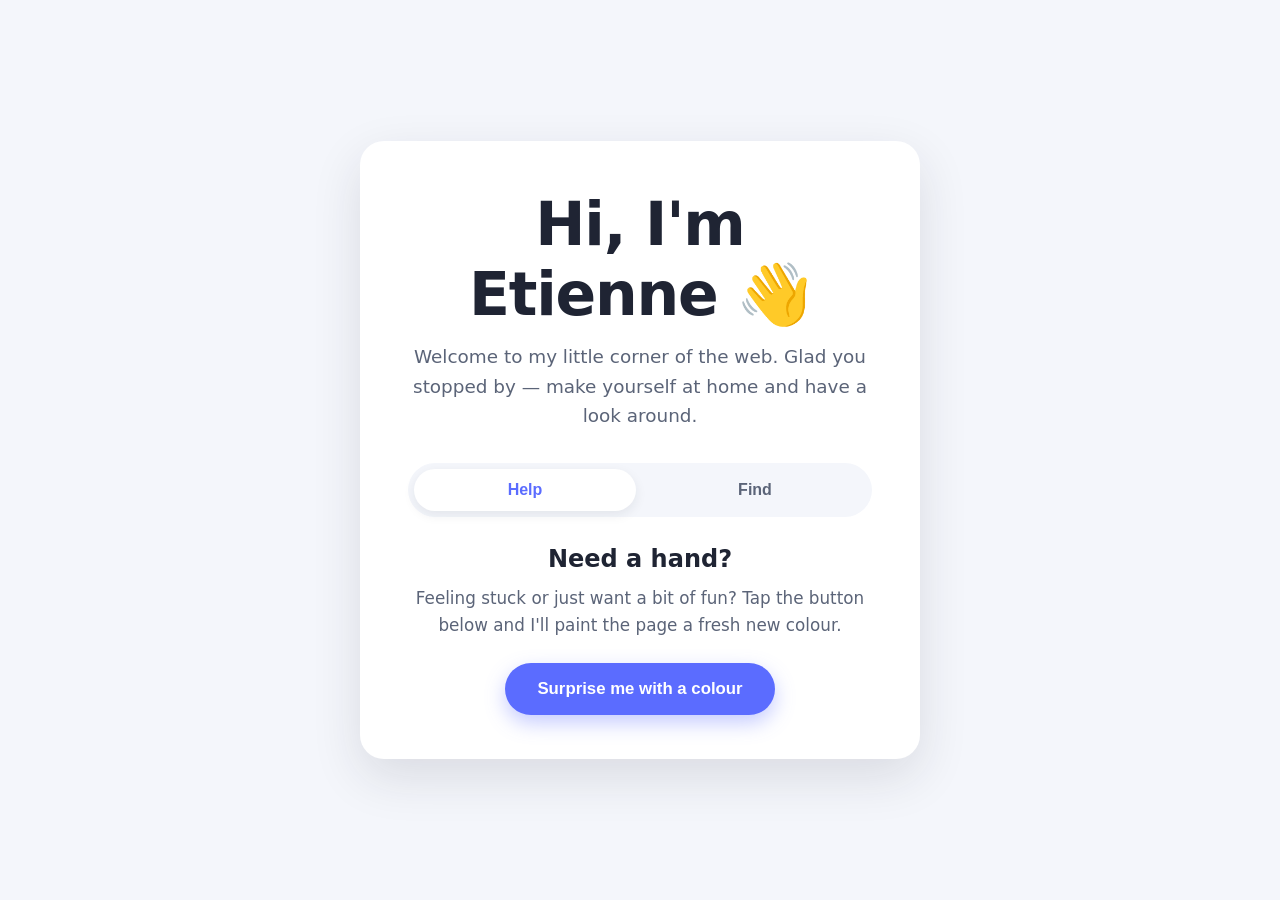
<file: index.html>
<!DOCTYPE html>
<html lang="en">
<head>
  <meta charset="UTF-8" />
  <meta name="viewport" content="width=device-width, initial-scale=1.0" />
  <title>Etienne — Home</title>
  <style>
    :root {
      --bg: #f4f6fb;
      --card: #ffffff;
      --text: #1f2433;
      --muted: #5b6478;
      --accent: #5b6cff;
      --accent-dark: #4351e0;
      --line: #e6e9f2;
    }

    * { box-sizing: border-box; margin: 0; padding: 0; }

    body {
      min-height: 100vh;
      display: flex;
      align-items: center;
      justify-content: center;
      font-family: "Segoe UI", system-ui, -apple-system, Roboto, Helvetica, Arial, sans-serif;
      background: var(--bg);
      color: var(--text);
      padding: 24px;
      transition: background 0.4s ease;
    }

    .card {
      background: var(--card);
      max-width: 560px;
      width: 100%;
      padding: 48px 48px 44px;
      border-radius: 24px;
      box-shadow: 0 18px 50px rgba(31, 36, 51, 0.12);
      text-align: center;
    }

    h1 {
      font-size: clamp(2.5rem, 6vw, 3.75rem);
      font-weight: 800;
      letter-spacing: -0.02em;
      margin-bottom: 12px;
    }

    .wave { display: inline-block; }

    p.welcome {
      font-size: 1.15rem;
      line-height: 1.6;
      color: var(--muted);
      margin-bottom: 32px;
    }

    /* Tabs */
    .tabs {
      display: flex;
      gap: 8px;
      justify-content: center;
      background: var(--bg);
      padding: 6px;
      border-radius: 999px;
      margin-bottom: 28px;
    }

    .tab {
      flex: 1;
      font-size: 1rem;
      font-weight: 600;
      color: var(--muted);
      background: transparent;
      border: none;
      padding: 12px 20px;
      border-radius: 999px;
      cursor: pointer;
      transition: background 0.2s ease, color 0.2s ease;
    }

    .tab:hover { color: var(--text); }

    .tab.active {
      background: var(--card);
      color: var(--accent);
      box-shadow: 0 4px 12px rgba(31, 36, 51, 0.08);
    }

    /* Panels */
    .panel { display: none; }
    .panel.active { display: block; }

    .panel h2 {
      font-size: 1.5rem;
      margin-bottom: 12px;
    }

    .panel p {
      font-size: 1.05rem;
      line-height: 1.6;
      color: var(--muted);
      margin-bottom: 24px;
    }

    button.action {
      font-size: 1.05rem;
      font-weight: 600;
      color: #fff;
      background: var(--accent);
      border: none;
      padding: 16px 32px;
      border-radius: 999px;
      cursor: pointer;
      transition: transform 0.15s ease, background 0.2s ease, box-shadow 0.2s ease;
      box-shadow: 0 8px 20px rgba(91, 108, 255, 0.35);
    }

    button.action:hover {
      background: var(--accent-dark);
      transform: translateY(-2px);
      box-shadow: 0 12px 26px rgba(91, 108, 255, 0.45);
    }

    button.action:active { transform: translateY(0); }

    /* Find tab search box */
    .search-row {
      display: flex;
      gap: 10px;
      margin-bottom: 18px;
    }

    .search-row input {
      flex: 1;
      font-size: 1rem;
      padding: 14px 18px;
      border: 1px solid var(--line);
      border-radius: 12px;
      outline: none;
      transition: border-color 0.2s ease;
    }

    .search-row input:focus { border-color: var(--accent); }

    .hint {
      font-size: 0.95rem;
      color: var(--muted);
      min-height: 1.4em;
    }
  </style>
</head>
<body>
  <main class="card">
    <h1>Hi, I'm Etienne <span class="wave">👋</span></h1>
    <p class="welcome">Welcome to my little corner of the web. Glad you stopped by — make yourself at home and have a look around.</p>

    <div class="tabs" role="tablist">
      <button class="tab active" data-tab="help" role="tab">Help</button>
      <button class="tab" data-tab="find" role="tab">Find</button>
    </div>

    <!-- Tab 1: Help -->
    <section class="panel active" id="help" role="tabpanel">
      <h2>Need a hand?</h2>
      <p>Feeling stuck or just want a bit of fun? Tap the button below and I'll paint the page a fresh new colour.</p>
      <button class="action" id="colourBtn" type="button">Surprise me with a colour</button>
    </section>

    <!-- Tab 2: Find -->
    <section class="panel" id="find" role="tabpanel">
      <h2>Find something</h2>
      <p>Type anything you're looking for and hit Search.</p>
      <div class="search-row">
        <input id="searchInput" type="text" placeholder="Search for something..." />
        <button class="action" id="searchBtn" type="button">Search</button>
      </div>
      <div class="hint" id="searchHint"></div>
    </section>
  </main>

  <script>
    // Tab switching
    const tabs = document.querySelectorAll(".tab");
    const panels = document.querySelectorAll(".panel");
    tabs.forEach(tab => {
      tab.addEventListener("click", () => {
        const target = tab.dataset.tab;
        tabs.forEach(t => t.classList.toggle("active", t === tab));
        panels.forEach(p => p.classList.toggle("active", p.id === target));
      });
    });

    // Help tab: random background colour
    document.getElementById("colourBtn").addEventListener("click", () => {
      const hue = Math.floor(Math.random() * 360);
      document.body.style.background = `hsl(${hue}, 70%, 88%)`;
    });

    // Find tab: simple search feedback
    const input = document.getElementById("searchInput");
    const hint = document.getElementById("searchHint");
    function doSearch() {
      const q = input.value.trim();
      hint.textContent = q
        ? `You searched for “${q}”. (This is a demo — wire it up to whatever you like!)`
        : "Type something first, then hit Search.";
    }
    document.getElementById("searchBtn").addEventListener("click", doSearch);
    input.addEventListener("keydown", e => { if (e.key === "Enter") doSearch(); });
  </script>
</body>
</html>
</file>
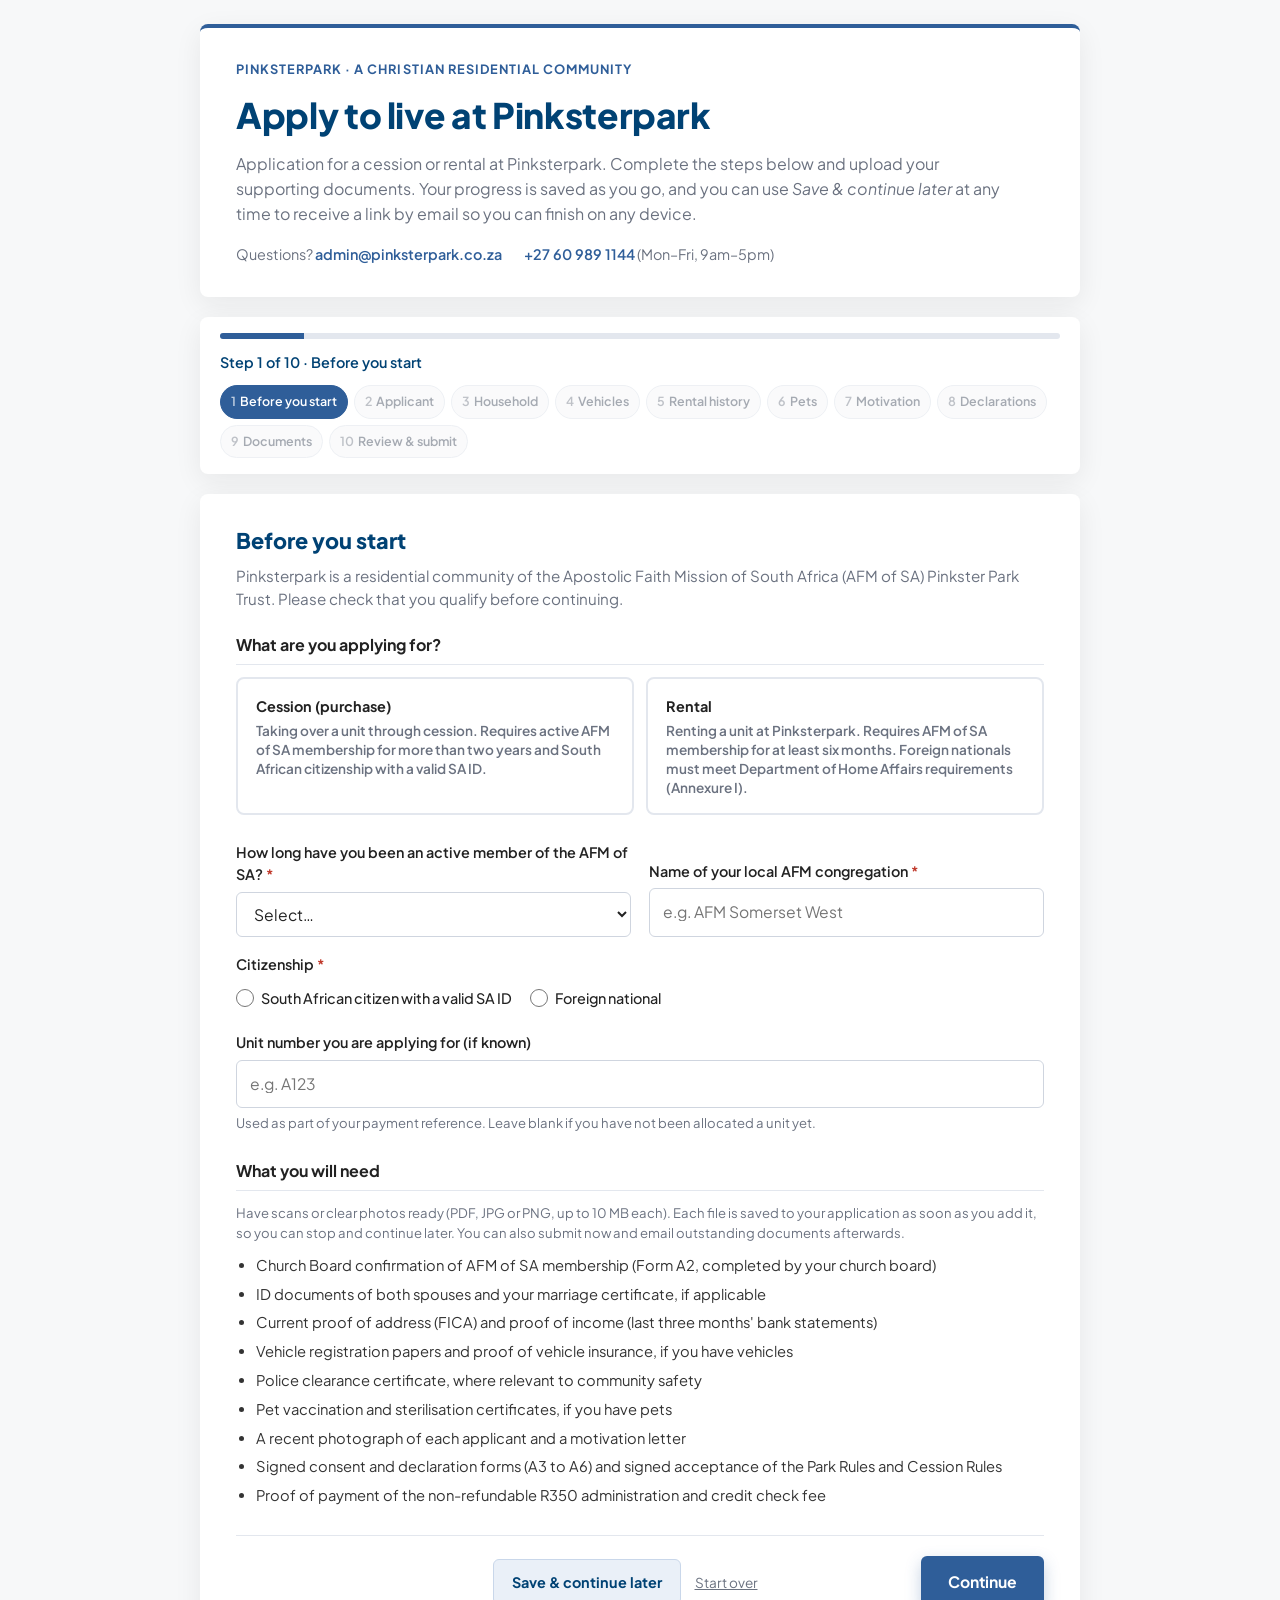
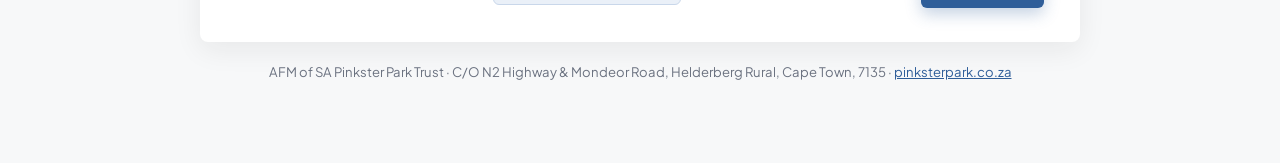
<file: application.html>
<!DOCTYPE html>
<html lang="en">
<head>
<meta charset="UTF-8" />
<meta name="viewport" content="width=device-width, initial-scale=1.0" />
<title>Apply to live at Pinksterpark</title>
<meta name="description" content="Online application for a cession or rental at Pinksterpark, a Christian residential community of the AFM of SA Pinkster Park Trust." />
<link rel="preconnect" href="https://fonts.googleapis.com" />
<link rel="preconnect" href="https://fonts.gstatic.com" crossorigin />
<link href="https://fonts.googleapis.com/css2?family=Plus+Jakarta+Sans:wght@400;500;600;700;800&display=swap" rel="stylesheet" />
<style>
  /* Brand tokens match pinksterpark.co.za (Houzez theme): Plus Jakarta Sans, #2F5E99 primary. */
  :root {
    --brand: #2f5e99;
    --brand-dark: #004274;
    --brand-soft: #eaf0f8;
    --brand-line: #c9d7ea;
    --bg: #f7f8f9;
    --card: #ffffff;
    --text: #222222;
    --muted: #6b7280;
    --line: #e3e7ee;
    --danger: #c0392b;
    --danger-soft: #fdf0ee;
    --ok: #1f8a4c;
    --ok-soft: #eaf7ef;
    --warn: #b7791f;
    --warn-soft: #fff7e8;
    --radius: 8px;
    --shadow: 0 8px 28px rgba(34, 34, 34, 0.07);
  }
  * { box-sizing: border-box; margin: 0; padding: 0; }
  html { scroll-behavior: smooth; }
  body {
    font-family: "Plus Jakarta Sans", "Segoe UI", system-ui, -apple-system, Roboto, Helvetica, Arial, sans-serif;
    background: var(--bg);
    color: var(--text);
    line-height: 1.55;
    padding: 24px 16px 80px;
    -webkit-font-smoothing: antialiased;
  }
  .wrap { max-width: 880px; margin: 0 auto; }

  /* Header */
  .hero { background: var(--card); border-radius: var(--radius); box-shadow: var(--shadow); padding: 32px 36px; margin-bottom: 20px; border-top: 4px solid var(--brand); }
  .hero .eyebrow { font-size: 0.8rem; font-weight: 700; letter-spacing: 0.08em; text-transform: uppercase; color: var(--brand); margin-bottom: 8px; }
  .hero h1 { font-size: clamp(1.6rem, 4vw, 2.2rem); font-weight: 800; letter-spacing: -0.01em; margin-bottom: 10px; color: var(--brand-dark); }
  .hero p { color: var(--muted); max-width: 64ch; }
  .hero .meta { display: flex; flex-wrap: wrap; gap: 10px 22px; margin-top: 16px; font-size: 0.9rem; color: var(--muted); }
  .hero .meta a { color: var(--brand); text-decoration: none; font-weight: 600; }
  .hero .meta a:hover { text-decoration: underline; }

  .banner { border-radius: var(--radius); padding: 12px 16px; font-size: 0.9rem; margin-bottom: 16px; border: 1px solid; }
  .banner.warn { background: var(--warn-soft); border-color: #f1dcae; color: #7a5410; }
  .banner.info { background: var(--brand-soft); border-color: var(--brand-line); color: var(--brand-dark); }
  .banner.ok { background: var(--ok-soft); border-color: #bfe3cc; color: #14603a; }
  .banner.danger { background: var(--danger-soft); border-color: #f2c4bd; color: #8a2619; }
  .banner strong { font-weight: 700; }
  .banner ul { margin: 6px 0 0 18px; }
  .banner a { color: inherit; font-weight: 600; }

  /* Progress */
  .progress { background: var(--card); border-radius: var(--radius); box-shadow: var(--shadow); padding: 16px 20px; margin-bottom: 20px; }
  .progress .bar { height: 6px; background: var(--line); border-radius: 999px; overflow: hidden; margin-bottom: 12px; }
  .progress .bar > span { display: block; height: 100%; width: 0; background: var(--brand); transition: width 0.3s ease; }
  .progress .label { font-size: 0.9rem; font-weight: 600; color: var(--brand-dark); display: flex; justify-content: space-between; gap: 12px; flex-wrap: wrap; }
  .progress .label .saved { font-weight: 500; color: var(--muted); font-size: 0.82rem; }
  .steps { display: flex; flex-wrap: wrap; gap: 6px; margin-top: 12px; }
  .steps button { font: inherit; font-size: 0.78rem; font-weight: 600; border: 1px solid var(--line); background: var(--bg); color: var(--muted); padding: 6px 10px; border-radius: 999px; cursor: pointer; transition: background 0.15s, color 0.15s, border-color 0.15s; }
  .steps button.done { color: var(--brand-dark); border-color: var(--brand-line); background: var(--brand-soft); }
  .steps button.current { background: var(--brand); color: #fff; border-color: var(--brand); }
  .steps button:disabled { cursor: default; opacity: 0.6; }
  .steps button .n { opacity: 0.7; margin-right: 4px; }

  /* Cards / panels */
  .card { background: var(--card); border-radius: var(--radius); box-shadow: var(--shadow); padding: 30px 36px 34px; margin-bottom: 20px; }
  .panel { display: none; }
  .panel.active { display: block; animation: fade 0.25s ease; }
  @keyframes fade { from { opacity: 0; transform: translateY(4px); } to { opacity: 1; transform: none; } }
  .panel h2 { font-size: 1.35rem; font-weight: 800; color: var(--brand-dark); margin-bottom: 6px; }
  .panel .sub { color: var(--muted); margin-bottom: 22px; font-size: 0.95rem; }
  .panel .sub a { color: var(--brand); }
  h3 { font-size: 1rem; font-weight: 700; margin: 26px 0 12px; color: var(--text); padding-bottom: 6px; border-bottom: 1px solid var(--line); }
  h3.first { margin-top: 6px; }

  .grid { display: grid; grid-template-columns: repeat(2, minmax(0, 1fr)); gap: 16px 18px; }
  .grid .span2 { grid-column: 1 / -1; }
  .grid .field.align-end { justify-content: flex-end; }
  .field { display: flex; flex-direction: column; }
  label, .lbl { font-weight: 600; font-size: 0.9rem; margin-bottom: 6px; }
  label.req::after, .lbl.req::after { content: " *"; color: var(--danger); }
  input[type="text"], input[type="email"], input[type="tel"], input[type="number"], input[type="date"], select, textarea {
    width: 100%; font: inherit; font-size: 0.98rem; padding: 11px 13px; border: 1px solid #cfd5df; border-radius: 6px; background: #fff; color: var(--text); outline: none; transition: border-color 0.15s, box-shadow 0.15s;
  }
  textarea { min-height: 130px; resize: vertical; }
  input:focus, select:focus, textarea:focus { border-color: var(--brand); box-shadow: 0 0 0 3px rgba(47, 94, 153, 0.15); }
  .hint { font-size: 0.82rem; color: var(--muted); margin-top: 5px; }
  .hint a { color: var(--brand); }
  .err { font-size: 0.82rem; color: var(--danger); margin-top: 5px; display: none; }
  .field.invalid input, .field.invalid select, .field.invalid textarea { border-color: var(--danger); }
  .field.invalid .err, .check-group.invalid .err, .tiles-group.invalid .err { display: block; }

  /* Choice tiles (radios) */
  .tiles { display: grid; grid-template-columns: repeat(auto-fit, minmax(200px, 1fr)); gap: 12px; }
  .tile { position: relative; }
  .tile input { position: absolute; opacity: 0; inset: 0; cursor: pointer; }
  .tile span.box { display: block; padding: 16px 18px; border: 2px solid var(--line); border-radius: var(--radius); background: #fff; transition: border-color 0.15s, background 0.15s; height: 100%; }
  .tile span.box b { display: block; font-weight: 700; margin-bottom: 4px; }
  .tile span.box small { color: var(--muted); font-size: 0.85rem; line-height: 1.4; display: block; }
  .tile input:checked + span.box { border-color: var(--brand); background: var(--brand-soft); }
  .tile input:focus-visible + span.box { box-shadow: 0 0 0 3px rgba(47, 94, 153, 0.25); }

  /* Inline radios */
  .radios { display: flex; flex-wrap: wrap; gap: 8px 18px; padding: 6px 0; }
  .radios label { font-weight: 500; display: inline-flex; align-items: center; gap: 7px; margin: 0; cursor: pointer; }
  .radios input { width: 18px; height: 18px; accent-color: var(--brand); }

  /* Checkbox lists */
  .checks { display: flex; flex-direction: column; gap: 10px; }
  .checks label { display: grid; grid-template-columns: 22px 1fr; gap: 10px; align-items: start; font-weight: 500; font-size: 0.93rem; cursor: pointer; margin: 0; line-height: 1.5; }
  .checks input { width: 18px; height: 18px; margin-top: 3px; accent-color: var(--brand); }
  .consent-box { border: 1px solid var(--line); border-radius: var(--radius); padding: 18px 20px; margin-bottom: 18px; background: #fff; }
  .consent-box h4 { font-size: 1rem; font-weight: 700; color: var(--brand-dark); margin-bottom: 2px; }
  .consent-box .form-ref { font-size: 0.75rem; color: var(--muted); font-weight: 700; letter-spacing: 0.05em; text-transform: uppercase; margin-bottom: 10px; }
  .consent-box details { margin: 8px 0 14px; }
  .consent-box summary { cursor: pointer; color: var(--brand); font-weight: 600; font-size: 0.9rem; }
  .consent-box .legal { font-size: 0.88rem; color: #444; margin-top: 10px; display: flex; flex-direction: column; gap: 8px; }
  .consent-box .disclose { margin-top: 14px; }

  /* Repeatable rows */
  .rows { display: flex; flex-direction: column; gap: 14px; }
  .row-card { border: 1px solid var(--line); border-radius: var(--radius); padding: 16px 18px 18px; background: #fcfcfd; }
  .row-card .row-head { display: flex; justify-content: space-between; align-items: center; margin-bottom: 12px; }
  .row-card .row-head b { font-size: 0.9rem; color: var(--brand-dark); }
  .btn-link { font: inherit; background: none; border: none; color: var(--danger); font-weight: 600; font-size: 0.85rem; cursor: pointer; padding: 4px 6px; }
  .btn-link:hover { text-decoration: underline; }
  .btn-add { font: inherit; font-weight: 600; font-size: 0.9rem; margin-top: 12px; background: #fff; color: var(--brand); border: 1px dashed var(--brand); border-radius: 6px; padding: 10px 16px; cursor: pointer; }
  .btn-add:hover { background: var(--brand-soft); }
  .btn-add:disabled { opacity: 0.5; cursor: not-allowed; }
  .empty-note { font-size: 0.9rem; color: var(--muted); padding: 6px 0; }

  /* Upload component */
  .doc-list { display: flex; flex-direction: column; gap: 14px; }
  .doc { border: 1px solid var(--line); border-radius: var(--radius); padding: 16px 18px; background: #fff; }
  .doc.required-missing { border-color: #f1dcae; }
  .doc.has-files { border-color: #bfe3cc; }
  .doc-head { display: flex; justify-content: space-between; gap: 12px; align-items: flex-start; flex-wrap: wrap; }
  .doc-head > div:first-child { flex: 1 1 240px; min-width: 0; }
  .doc-head .title { font-weight: 700; font-size: 0.95rem; }
  .doc-head .desc { font-size: 0.85rem; color: var(--muted); margin-top: 3px; }
  .doc-head .desc a { color: var(--brand); font-weight: 600; }
  .chip { font-size: 0.72rem; font-weight: 700; letter-spacing: 0.04em; text-transform: uppercase; padding: 4px 9px; border-radius: 999px; white-space: nowrap; }
  .chip.req { background: var(--warn-soft); color: #7a5410; }
  .chip.opt { background: var(--bg); color: var(--muted); }
  .chip.ok { background: var(--ok-soft); color: #14603a; }
  .drop { margin-top: 12px; border: 2px dashed #cfd5df; border-radius: 6px; padding: 16px; text-align: center; font-size: 0.9rem; color: var(--muted); cursor: pointer; transition: border-color 0.15s, background 0.15s; background: #fafbfc; }
  .drop:hover, .drop.over, .drop:focus-visible { border-color: var(--brand); background: var(--brand-soft); color: var(--brand-dark); outline: none; }
  .drop b { color: var(--brand); }
  .drop input { display: none; }
  .files { list-style: none; margin-top: 10px; display: flex; flex-direction: column; gap: 6px; }
  .files li { display: flex; align-items: center; gap: 10px; font-size: 0.86rem; background: var(--bg); border-radius: 6px; padding: 7px 10px; }
  .files li img { width: 34px; height: 34px; object-fit: cover; border-radius: 4px; flex: none; }
  .files li .icon { width: 34px; height: 34px; border-radius: 4px; background: var(--brand-soft); color: var(--brand-dark); display: grid; place-items: center; font-size: 0.62rem; font-weight: 800; flex: none; }
  .files li .name { flex: 1; min-width: 0; overflow: hidden; text-overflow: ellipsis; white-space: nowrap; }
  .files li .size { color: var(--muted); flex: none; }
  .files li .status { flex: none; font-size: 0.75rem; font-weight: 700; }
  .files li .status.up { color: var(--warn); }
  .files li .status.ok { color: var(--ok); }
  .files li button { font: inherit; background: none; border: none; color: var(--danger); font-weight: 700; cursor: pointer; font-size: 1.1rem; line-height: 1; padding: 2px 6px; }
  .upload-err { font-size: 0.82rem; color: var(--danger); margin-top: 6px; }
  .doc-group-title { font-size: 0.8rem; font-weight: 700; text-transform: uppercase; letter-spacing: 0.06em; color: var(--muted); margin: 22px 0 10px; }
  .doc-group-title:first-child { margin-top: 0; }

  /* Info blocks */
  ul.plain { padding-left: 20px; font-size: 0.92rem; color: #333; display: flex; flex-direction: column; gap: 6px; }
  .bank { background: var(--brand-soft); border: 1px solid var(--brand-line); border-radius: var(--radius); padding: 16px 20px; margin-top: 8px; }
  .bank dl { display: grid; grid-template-columns: max-content 1fr; gap: 6px 18px; font-size: 0.93rem; }
  .bank dt { color: var(--muted); font-weight: 600; }
  .bank dd { font-weight: 700; color: var(--brand-dark); word-break: break-word; }

  /* Review */
  .review-section { border: 1px solid var(--line); border-radius: var(--radius); padding: 16px 18px; margin-bottom: 14px; }
  .review-section h4 { font-size: 0.95rem; font-weight: 700; color: var(--brand-dark); display: flex; justify-content: space-between; align-items: center; margin-bottom: 10px; }
  .review-section h4 button { font: inherit; font-size: 0.82rem; font-weight: 600; color: var(--brand); background: none; border: none; cursor: pointer; }
  .review-section dl { display: grid; grid-template-columns: minmax(140px, max-content) 1fr; gap: 6px 16px; font-size: 0.9rem; }
  .review-section dt { color: var(--muted); }
  .review-section dd { font-weight: 600; word-break: break-word; }
  .review-section .none { color: var(--muted); font-style: italic; font-size: 0.9rem; }
  .review-section ul { padding-left: 18px; font-size: 0.9rem; }
  .review-section p.text { font-size: 0.9rem; white-space: pre-wrap; }

  /* Nav */
  .nav { display: flex; justify-content: space-between; align-items: center; gap: 12px; margin-top: 28px; padding-top: 20px; border-top: 1px solid var(--line); flex-wrap: wrap; }
  .btn { font: inherit; font-weight: 700; font-size: 0.98rem; padding: 13px 26px; border-radius: 6px; cursor: pointer; border: 1px solid transparent; transition: background 0.15s, transform 0.1s, box-shadow 0.15s; }
  .btn.primary { background: var(--brand); color: #fff; box-shadow: 0 6px 16px rgba(47, 94, 153, 0.28); }
  .btn.primary:hover { background: var(--brand-dark); }
  .btn.primary:disabled { opacity: 0.6; cursor: wait; box-shadow: none; }
  .btn.ghost { background: #fff; color: var(--brand-dark); border-color: #cfd5df; }
  .btn.ghost:hover { background: var(--bg); }
  .btn.save { background: var(--brand-soft); color: var(--brand-dark); border-color: var(--brand-line); font-size: 0.9rem; padding: 11px 18px; }
  .btn.save:hover { background: #dfe8f5; }
  .btn:active { transform: translateY(1px); }
  .nav .btn-text { font: inherit; font-size: 0.85rem; color: var(--muted); background: none; border: none; cursor: pointer; text-decoration: underline; }
  .nav .mid { display: flex; gap: 14px; align-items: center; flex-wrap: wrap; justify-content: center; }
  .step-error { display: none; margin-top: 16px; }
  .step-error.show { display: block; }

  /* Save & continue dialog */
  dialog.dialog { border: none; border-radius: var(--radius); box-shadow: 0 24px 60px rgba(0,0,0,0.25); padding: 28px 30px; max-width: 520px; width: calc(100% - 32px); color: var(--text); font-family: inherit; }
  dialog.dialog::backdrop { background: rgba(20, 30, 50, 0.45); }
  dialog.dialog h3 { margin: 0 0 8px; border: none; padding: 0; font-size: 1.2rem; color: var(--brand-dark); }
  dialog.dialog p { color: var(--muted); font-size: 0.93rem; margin-bottom: 16px; }
  dialog.dialog .actions { display: flex; gap: 10px; justify-content: flex-end; margin-top: 18px; flex-wrap: wrap; }
  dialog.dialog .link-box { font-size: 0.82rem; word-break: break-all; background: var(--bg); border-radius: 6px; padding: 8px 10px; margin-top: 8px; }
  dialog.dialog .banner { margin: 14px 0 0; }

  /* Success */
  .success { text-align: center; padding: 20px 0 10px; }
  .success .tick { width: 72px; height: 72px; border-radius: 50%; background: var(--ok-soft); color: var(--ok); display: grid; place-items: center; margin: 0 auto 16px; font-size: 2rem; font-weight: 800; }
  .success h2 { color: var(--brand-dark); }
  .success .ref { display: inline-block; margin: 14px 0; padding: 10px 18px; background: var(--brand-soft); border: 1px solid var(--brand-line); border-radius: 6px; font-weight: 800; color: var(--brand-dark); font-size: 1.1rem; letter-spacing: 0.04em; }
  .success ol { text-align: left; max-width: 560px; margin: 16px auto 0; padding-left: 22px; font-size: 0.95rem; display: flex; flex-direction: column; gap: 8px; }
  .success .actions { margin-top: 22px; display: flex; gap: 10px; justify-content: center; flex-wrap: wrap; }

  footer.note { text-align: center; font-size: 0.82rem; color: var(--muted); margin-top: 10px; }
  footer.note a { color: var(--brand); }
  .sr-only { position: absolute; width: 1px; height: 1px; overflow: hidden; clip: rect(0 0 0 0); }

  /* Embedded in pinksterpark.co.za via <iframe src="application.html?embed=1">: the WordPress page supplies the heading and background. */
  html.embedded body { background: transparent; padding: 4px 0 24px; }
  html.embedded .hero, html.embedded footer.note { display: none; }

  @media (max-width: 640px) {
    body { padding: 12px 16px 60px; }
    html.embedded body { padding: 0 0 40px; }
    .hero, .card { padding: 22px 18px 26px; }
    .grid { grid-template-columns: 1fr; }
    .steps { display: none; }
    .review-section dl { grid-template-columns: 1fr; gap: 2px 0; }
    .review-section dd { margin-bottom: 8px; }
    .nav { flex-direction: column-reverse; align-items: stretch; }
    .nav .btn { width: 100%; text-align: center; }
    .nav .mid { order: 1; }
    .bank dl { grid-template-columns: 1fr; gap: 2px; }
    .bank dd { margin-bottom: 8px; }
    dialog.dialog { padding: 22px 18px; }
  }
  @media print {
    body { background: #fff; padding: 0; }
    .hero .meta, .progress, .nav, .banner, .btn, .steps, .review-section h4 button { display: none !important; }
    .card, .hero { box-shadow: none; padding: 0; }
  }
</style>
</head>
<body>
<div class="wrap">

  <header class="hero">
    <div class="eyebrow">Pinksterpark · A Christian Residential Community</div>
    <h1>Apply to live at Pinksterpark</h1>
    <p>Application for a cession or rental at Pinksterpark. Complete the steps below and upload your supporting documents. Your progress is saved as you go, and you can use <em>Save &amp; continue later</em> at any time to receive a link by email so you can finish on any device.</p>
    <div class="meta">
      <span>Questions? <a href="mailto:admin@pinksterpark.co.za">admin@pinksterpark.co.za</a></span>
      <span><a href="tel:+27609891144">+27 60 989 1144</a> (Mon–Fri, 9am–5pm)</span>
    </div>
  </header>

  <div id="noticeBanner" class="banner" style="display:none"></div>

  <div class="progress" id="progress">
    <div class="bar"><span id="progressBar"></span></div>
    <div class="label"><span id="progressLabel">Step 1 of 11</span><span class="saved" id="savedNote"></span></div>
    <div class="steps" id="stepPills" aria-label="Application steps"></div>
  </div>

  <form id="app" class="card" novalidate autocomplete="on">

    <!-- 1. BEFORE YOU START -->
    <section class="panel" data-step="start">
      <h2>Before you start</h2>
      <p class="sub">Pinksterpark is a residential community of the Apostolic Faith Mission of South Africa (AFM of SA) Pinkster Park Trust. Please check that you qualify before continuing.</p>

      <h3 class="first">What are you applying for?</h3>
      <div class="tiles-group" id="appTypeGroup">
        <div class="tiles">
          <label class="tile"><input type="radio" name="applicationType" value="cession" />
            <span class="box"><b>Cession (purchase)</b><small>Taking over a unit through cession. Requires active AFM of SA membership for more than two years and South African citizenship with a valid SA ID.</small></span></label>
          <label class="tile"><input type="radio" name="applicationType" value="rental" />
            <span class="box"><b>Rental</b><small>Renting a unit at Pinksterpark. Requires AFM of SA membership for at least six months. Foreign nationals must meet Department of Home Affairs requirements (Annexure I).</small></span></label>
        </div>
        <div class="err">Please choose cession or rental.</div>
      </div>

      <div class="grid" style="margin-top:20px">
        <div class="field align-end">
          <label class="req" for="afmYears">How long have you been an active member of the AFM of SA?</label>
          <select id="afmYears" name="afmMembership" required>
            <option value="">Select…</option>
            <option value="lt6m">Less than 6 months</option>
            <option value="6m-2y">6 months to 2 years</option>
            <option value="gt2y">More than 2 years</option>
          </select>
          <div class="err">Please select your membership period.</div>
        </div>
        <div class="field align-end">
          <label class="req" for="congregation">Name of your local AFM congregation</label>
          <input id="congregation" name="congregation" type="text" required placeholder="e.g. AFM Somerset West" />
          <div class="err">Please enter your congregation.</div>
        </div>
        <div class="field span2">
          <span class="lbl req">Citizenship</span>
          <div class="radios">
            <label><input type="radio" name="citizenship" value="sa" /> South African citizen with a valid SA ID</label>
            <label><input type="radio" name="citizenship" value="foreign" /> Foreign national</label>
          </div>
          <div class="err">Please select your citizenship.</div>
        </div>
        <div class="field span2">
          <label for="unitNr">Unit number you are applying for (if known)</label>
          <input id="unitNr" name="unitNr" type="text" placeholder="e.g. A123" />
          <div class="hint">Used as part of your payment reference. Leave blank if you have not been allocated a unit yet.</div>
        </div>
      </div>

      <div id="eligibilityNote" class="banner" style="display:none;margin-top:18px"></div>

      <h3>What you will need</h3>
      <p class="hint" style="margin-bottom:10px">Have scans or clear photos ready (PDF, JPG or PNG, up to <span data-max-mb></span> MB each). Each file is saved to your application as soon as you add it, so you can stop and continue later. You can also submit now and email outstanding documents afterwards.</p>
      <ul class="plain">
        <li>Church Board confirmation of AFM of SA membership (Form A2, completed by your church board)</li>
        <li>ID documents of both spouses and your marriage certificate, if applicable</li>
        <li>Current proof of address (FICA) and proof of income (last three months' bank statements)</li>
        <li>Vehicle registration papers and proof of vehicle insurance, if you have vehicles</li>
        <li>Police clearance certificate, where relevant to community safety</li>
        <li>Pet vaccination and sterilisation certificates, if you have pets</li>
        <li>A recent photograph of each applicant and a motivation letter</li>
        <li>Signed consent and declaration forms (A3 to A6) and signed acceptance of the Park Rules and Cession Rules</li>
        <li>Proof of payment of the non-refundable R350 administration and credit check fee</li>
      </ul>
    </section>

    <!-- 2. APPLICANT -->
    <section class="panel" data-step="applicant">
      <h2>Applicant details</h2>
      <p class="sub">Your details as they appear on your identity document.</p>
      <div class="grid">
        <div class="field span2">
          <label class="req" for="a_name">Full name and surname</label>
          <input id="a_name" name="applicant.fullName" type="text" required autocomplete="name" />
          <div class="err">Please enter your full name.</div>
        </div>
        <div class="field">
          <label class="req" for="a_id">ID number <span id="a_idAlt" style="font-weight:500;color:var(--muted)"></span></label>
          <input id="a_id" name="applicant.idNumber" type="text" inputmode="numeric" required />
          <div class="err" id="a_idErr">Please enter a valid 13-digit SA ID number.</div>
        </div>
        <div class="field">
          <label class="req" for="a_dob">Date of birth</label>
          <input id="a_dob" name="applicant.dateOfBirth" type="date" required autocomplete="bday" />
          <div class="err">Please enter your date of birth.</div>
        </div>
        <div class="field">
          <label class="req" for="a_marital">Marital status</label>
          <select id="a_marital" name="applicant.maritalStatus" required>
            <option value="">Select…</option>
            <option>Single</option>
            <option>Married</option>
            <option>Widowed</option>
            <option>Divorced</option>
          </select>
          <div class="err">Please select your marital status.</div>
        </div>
        <div class="field">
          <span class="lbl req">Is a spouse included in this application?</span>
          <div class="radios">
            <label><input type="radio" name="hasSpouse" value="yes" /> Yes</label>
            <label><input type="radio" name="hasSpouse" value="no" /> No</label>
          </div>
          <div class="err">Please answer yes or no.</div>
        </div>
        <div class="field">
          <label class="req" for="a_mobile">Mobile number</label>
          <input id="a_mobile" name="applicant.mobile" type="tel" required autocomplete="tel" placeholder="e.g. 082 123 4567" />
          <div class="err">Please enter a valid mobile number.</div>
        </div>
        <div class="field">
          <label class="req" for="a_email">Email address</label>
          <input id="a_email" name="applicant.email" type="email" required autocomplete="email" />
          <div class="err">Please enter a valid email address.</div>
          <div class="hint">We will send your application reference and any save-and-continue links to this address.</div>
        </div>
        <div class="field span2">
          <label class="req" for="a_address">Current residential address</label>
          <textarea id="a_address" name="applicant.address" required style="min-height:80px" autocomplete="street-address"></textarea>
          <div class="err">Please enter your current address.</div>
        </div>
        <div class="field span2 photo-wrap">
          <span class="lbl req">Recent photograph of applicant</span>
          <div class="hint" style="margin:-2px 0 6px">A clear, recent head-and-shoulders photo for identification and internal records.</div>
          <div data-uploader="photo_applicant" data-accept="image/*" data-single="1"></div>
        </div>
      </div>
    </section>

    <!-- 3. SPOUSE -->
    <section class="panel" data-step="spouse">
      <h2>Spouse details</h2>
      <p class="sub">Details of your spouse as they appear on their identity document.</p>
      <div class="grid">
        <div class="field span2">
          <label class="req" for="s_name">Full name and surname</label>
          <input id="s_name" name="spouse.fullName" type="text" data-req-if="spouse" />
          <div class="err">Please enter your spouse's full name.</div>
        </div>
        <div class="field">
          <label class="req" for="s_id">ID / passport number</label>
          <input id="s_id" name="spouse.idNumber" type="text" data-req-if="spouse" />
          <div class="err">Please enter an ID or passport number.</div>
        </div>
        <div class="field">
          <label class="req" for="s_dob">Date of birth</label>
          <input id="s_dob" name="spouse.dateOfBirth" type="date" data-req-if="spouse" />
          <div class="err">Please enter a date of birth.</div>
        </div>
        <div class="field">
          <label class="req" for="s_mobile">Mobile number</label>
          <input id="s_mobile" name="spouse.mobile" type="tel" data-req-if="spouse" />
          <div class="err">Please enter a valid mobile number.</div>
        </div>
        <div class="field">
          <label for="s_email">Email address</label>
          <input id="s_email" name="spouse.email" type="email" />
          <div class="err">Please enter a valid email address.</div>
        </div>
        <div class="field span2 photo-wrap">
          <span class="lbl req">Recent photograph of spouse</span>
          <div data-uploader="photo_spouse" data-accept="image/*" data-single="1"></div>
        </div>
      </div>
    </section>

    <!-- 4. HOUSEHOLD -->
    <section class="panel" data-step="household">
      <h2>Household</h2>
      <p class="sub">Everyone who will live in the unit with you.</p>

      <h3 class="first">Children (if applicable)</h3>
      <div class="rows" id="childRows"></div>
      <div class="empty-note" data-empty-for="childRows">No children added.</div>
      <button type="button" class="btn-add" data-add="child">+ Add a child</button>

      <h3>Occupancy</h3>
      <div class="grid">
        <div class="field">
          <label class="req" for="occupants">Total number of people expected to live in the unit</label>
          <input id="occupants" name="totalOccupants" type="number" min="1" max="20" required />
          <div class="err">Please enter the number of occupants.</div>
          <div class="hint">Including yourself, your spouse and any children.</div>
        </div>
      </div>
    </section>

    <!-- 5. VEHICLES -->
    <section class="panel" data-step="vehicles">
      <h2>Vehicles</h2>
      <p class="sub">Vehicles you intend to keep at Pinksterpark, if vehicles are allowed on site for your unit. Registration papers and proof of insurance are uploaded in the Documents step.</p>

      <h3 class="first">Primary vehicles</h3>
      <div class="rows" id="vehicleRows"></div>
      <div class="empty-note" data-empty-for="vehicleRows">No vehicles added.</div>
      <button type="button" class="btn-add" data-add="vehicle">+ Add a vehicle</button>

      <h3>Secondary vehicles (trailers, caravans, etc.)</h3>
      <div class="rows" id="secondaryRows"></div>
      <div class="empty-note" data-empty-for="secondaryRows">No trailers or caravans added.</div>
      <button type="button" class="btn-add" data-add="secondary">+ Add a trailer or caravan</button>
    </section>

    <!-- 6. RENTAL HISTORY -->
    <section class="panel" data-step="history">
      <h2>Rental history &amp; references</h2>
      <p class="sub">Previous landlords or agents we may contact. If you have never rented, you may add a character reference instead and note this in the comment field.</p>
      <div class="rows" id="refRows"></div>
      <div class="empty-note" data-empty-for="refRows">No references added yet.</div>
      <button type="button" class="btn-add" data-add="ref">+ Add a reference</button>
      <div class="field" style="margin-top:20px">
        <label for="historyNote">Comments on your rental history (optional)</label>
        <textarea id="historyNote" name="historyNote" style="min-height:80px" placeholder="e.g. Owned my own home for the past 15 years."></textarea>
      </div>
    </section>

    <!-- 7. PETS -->
    <section class="panel" data-step="pets">
      <h2>Pets</h2>
      <p class="sub">Permission to keep a pet is subject to written approval by Management. Unsterilised pets are not allowed at Pinksterpark.</p>
      <div class="field">
        <span class="lbl req">Do you intend to keep any pets at Pinksterpark?</span>
        <div class="radios">
          <label><input type="radio" name="hasPets" value="yes" /> Yes</label>
          <label><input type="radio" name="hasPets" value="no" /> No</label>
        </div>
        <div class="err">Please answer yes or no.</div>
      </div>

      <div id="petSection" style="display:none">
        <h3>Your pets</h3>
        <div class="rows" id="petRows"></div>
        <button type="button" class="btn-add" data-add="pet">+ Add a pet</button>

        <h3>Health, control &amp; suitability</h3>
        <div class="check-group" id="petChecks">
          <div class="checks">
            <label><input type="checkbox" name="pet.declare.healthy" /> The pet is healthy and is not known to be dangerous or aggressive.</label>
            <label><input type="checkbox" name="pet.declare.control" /> The pet will be kept under proper control and in hygienic conditions at all times.</label>
            <label><input type="checkbox" name="pet.declare.roam" /> The pet will not be allowed to roam freely on common areas or elsewhere in the Park.</label>
            <label><input type="checkbox" name="pet.declare.waste" /> All waste will be removed promptly and disposed of properly.</label>
            <label><input type="checkbox" name="pet.declare.nuisance" /> The pet has not caused persistent barking, nuisance, offensive odours, fouling or similar disturbance at a previous residence.</label>
          </div>
          <div class="err">Please confirm each statement to apply for a pet.</div>
        </div>
      </div>
    </section>

    <!-- 8. MOTIVATION -->
    <section class="panel" data-step="motivation">
      <h2>Reason for your application</h2>
      <p class="sub">Tell us why you wish to live at Pinksterpark. You may write your motivation here, upload a signed letter, or both.</p>
      <div class="field">
        <label for="motivation">Motivation</label>
        <textarea id="motivation" name="motivation" style="min-height:180px" placeholder="Why would you like to live at Pinksterpark? How did you hear about us? What would you contribute to the community?"></textarea>
        <div class="err">Please write a short motivation (at least 100 characters) or upload a motivation letter.</div>
        <div class="hint"><span id="motivationCount">0</span> characters</div>
      </div>
      <div class="field" style="margin-top:18px">
        <span class="lbl">Motivation letter (optional if you wrote your motivation above)</span>
        <div data-uploader="motivation_letter" data-accept=".pdf,.doc,.docx,image/*"></div>
      </div>
    </section>

    <!-- 9. DECLARATIONS & CONSENTS -->
    <section class="panel" data-step="declarations">
      <h2>Declarations &amp; consents</h2>
      <p class="sub">Please read each section carefully. The consents below are also required as signed forms, which you will upload in the next step. You can download the forms from the <a href="https://pinksterpark.co.za/documents/forms/" target="_blank" rel="noopener" data-link="forms">Forms page</a>.</p>

      <div class="consent-box check-group" data-group="declaration">
        <h4>Applicant declaration</h4>
        <div class="form-ref">Form A1 · Application form</div>
        <div class="checks">
          <label><input type="checkbox" name="declare.true" /> I confirm that all the information provided is true and correct.</label>
          <label><input type="checkbox" name="declare.checks" /> I authorise Pinksterpark to conduct credit and background checks and agree to the processing of my personal data in accordance with POPIA (Protection of Personal Information Act).</label>
          <label><input type="checkbox" name="declare.jesus" /> I believe in Jesus Christ, who sacrificed Himself on the cross for my sins.</label>
          <label><input type="checkbox" name="declare.bible" /> I believe that the Bible is divinely inspired and the Word of God.</label>
          <label><input type="checkbox" name="declare.values" /> I confirm that I will respect the Biblical values, rules and community guidelines of Pinksterpark.</label>
          <label><input type="checkbox" name="declare.contribute" /> I will do what I can to help make Pinksterpark a wonderful place to live.</label>
          <label><input type="checkbox" name="declare.afm" /> I am a member of the Apostolic Faith Mission of South Africa.</label>
        </div>
        <div class="err">Please confirm each statement.</div>
      </div>

      <div class="consent-box check-group" data-group="rules">
        <h4>Park Rules and Cession Rules</h4>
        <div class="form-ref">Annexure G · Park Rules <span id="cessionRulesRef">· Annexure B · Cession Rules</span></div>
        <div class="checks">
          <label><input type="checkbox" name="rules.park" /> I have read, understand and accept the <a href="https://pinksterpark.co.za/documents/annexures/" target="_blank" rel="noopener" data-link="parkRules">Park Rules</a>.</label>
          <label id="cessionRulesCheck"><input type="checkbox" name="rules.cession" /> I have read, understand and accept the <a href="https://pinksterpark.co.za/documents/annexures/" target="_blank" rel="noopener" data-link="cessionRules">Cession Rules</a>.</label>
        </div>
        <div class="err">Please confirm that you accept the rules.</div>
      </div>

      <div class="consent-box check-group" data-group="popia">
        <h4>Consent to process personal information</h4>
        <div class="form-ref">Form A3 · POPIA</div>
        <details>
          <summary>Read the full consent</summary>
          <div class="legal">
            <p>I/we hereby voluntarily consent to the collection, recording, storage, updating, use, disclosure and other lawful processing of my/our personal information by the Apostolic Faith Mission of South Africa Pinkster Park Trust, its duly authorised trustees, management, employees, professional advisers and service providers, to the extent reasonably necessary for the lawful administration of Pinksterpark and the assessment or administration of my/our application.</p>
            <p>The personal information processed may include identity particulars, contact details, marital information, address details, financial information, vehicle details, occupancy details, supporting application documents and correspondence reasonably required for the application and management process. Certain limited special personal information, or information relating to criminal matters, may be processed only where lawful, necessary and relevant to community safety, legal compliance, risk management, or the proper exercise of rights and obligations within Pinksterpark.</p>
            <p>Personal information may be processed for: verifying identity and eligibility; assessing applications; conducting affordability, credit or background checks where lawfully authorised; administering occupation, cession, leasing and community records; facilitating communication; enforcing the Park Rules, Cession Rules and related governance documents; safeguarding persons and property; complying with legal obligations; and resolving disputes or complaints.</p>
            <p>Personal information may be shared, where reasonably necessary and lawful, with trustees, management, professional advisers, credit bureaux, attorneys, auditors, insurers, security providers, maintenance contractors, regulatory bodies or other third parties who require the information for a legitimate and lawful purpose connected to the administration of Pinksterpark. It shall be stored securely and retained only for so long as reasonably necessary or as required by law.</p>
            <p>I/we may request access to personal information held about me/us, request correction of inaccurate information, object to certain processing where legally justified, or lodge a complaint with the Information Regulator.</p>
          </div>
        </details>
        <div class="checks">
          <label><input type="checkbox" name="popia.consent" /> I/we give this consent freely and confirm that the information supplied is true and correct to the best of my/our knowledge.</label>
        </div>
        <div class="err">Please give your consent to continue.</div>
      </div>

      <div class="consent-box check-group" data-group="credit">
        <h4>Consent for credit check and debt review enquiry</h4>
        <div class="form-ref">Form A4</div>
        <details>
          <summary>Read the full consent</summary>
          <div class="legal">
            <p>I/we hereby voluntarily and expressly authorise the Pinkster Park Trust, Park Management, and any duly authorised agent or service provider acting on their behalf, to obtain and assess my/our credit profile and related information for the purpose of considering and administering my/our application. This includes enquiries with any registered credit bureau, credit provider, debt counsellor, employer, bank or other lawful source of relevant financial information, insofar as reasonably necessary to evaluate affordability, payment behaviour, existing credit obligations, debt review status, administration, insolvency, sequestration or any materially relevant financial risk.</p>
            <p>This consent extends to a formal credit check and a debt review enquiry. Information obtained will be treated as confidential, processed in accordance with applicable law, and used only for lawful purposes connected with the application and its administration. Any material misrepresentation or omission may constitute grounds for refusal of the application.</p>
          </div>
        </details>
        <div class="checks">
          <label><input type="checkbox" name="credit.consent" /> I/we consent to a formal credit check and debt review enquiry.</label>
          <label><input type="checkbox" name="credit.notUnderReview" /> I am / we are not currently under debt review, unless disclosed below.</label>
          <label><input type="checkbox" name="credit.disclosed" /> I/we have disclosed all material financial obligations relevant to this application.</label>
          <label><input type="checkbox" name="credit.valid" /> I/we understand that this consent remains valid for the duration of the application process.</label>
        </div>
        <div class="err">Please confirm each statement.</div>
        <div class="field disclose">
          <label for="creditDisclosure">Financial disclosure (only if applicable)</label>
          <textarea id="creditDisclosure" name="credit.disclosure" style="min-height:70px" placeholder="e.g. Currently under debt review since March 2025 with …"></textarea>
        </div>
      </div>

      <div class="consent-box check-group" data-group="criminal">
        <h4>Criminal history, pending matters and protection orders</h4>
        <div class="form-ref">Form A5</div>
        <details>
          <summary>Read the full consent and declaration</summary>
          <div class="legal">
            <p>I/we acknowledge that the Trust, Park Management and any duly authorised agent may request and consider information reasonably relevant to community safety concerning criminal history, pending criminal matters and any protection order applicable to me/us, to the extent permitted by law. I/we voluntarily declare whether I am / we are currently subject to any criminal charge, prosecution, pending criminal matter, conviction, or court order for protection, domestic violence, harassment, intimidation or similar relief, where such matter may reasonably affect communal residence, safety, security or peaceful occupation within the Park.</p>
            <p>I/we consent to lawful enquiries to verify the information disclosed, including inspection of supporting documents, sworn declarations, court documents or police clearance certificates where required. Information will be treated as confidential and used only for lawful purposes connected with the application and community safety.</p>
          </div>
        </details>
        <div class="checks">
          <label><input type="checkbox" name="criminal.consent" /> I/we give this consent and confirm the declaration above.</label>
          <label><input type="checkbox" name="criminal.noConviction" /> I am / we are not aware of any undisclosed criminal conviction relevant to community safety.</label>
          <label><input type="checkbox" name="criminal.noPending" /> I am / we are not currently the subject of any pending criminal matter, unless disclosed below.</label>
          <label><input type="checkbox" name="criminal.noOrder" /> I am / we are not currently subject to any protection order or similar court order, unless disclosed below.</label>
        </div>
        <div class="err">Please confirm each statement.</div>
        <div class="field disclose">
          <span class="lbl req">Do you have anything to disclose under this section?</span>
          <div class="radios">
            <label><input type="radio" name="criminal.hasDisclosure" value="no" /> No</label>
            <label><input type="radio" name="criminal.hasDisclosure" value="yes" /> Yes, details below</label>
          </div>
        </div>
        <div class="field" id="criminalDisclosureField" style="display:none">
          <label class="req" for="criminalDisclosure">Particulars of the matter</label>
          <textarea id="criminalDisclosure" name="criminal.disclosure" style="min-height:90px"></textarea>
          <div class="err">Please provide brief particulars.</div>
          <div class="hint">Please also upload supporting documents and a police clearance certificate in the Documents step.</div>
        </div>
      </div>

      <div class="consent-box check-group" data-group="behaviour">
        <h4>Alcohol abuse, substance abuse or behavioural risks</h4>
        <div class="form-ref">Form A6</div>
        <details>
          <summary>Read the full declaration</summary>
          <div class="legal">
            <p>I/we declare that the Trust, Park Management and any duly authorised person may request and consider information reasonably relevant to community safety, peaceful occupation and responsible communal living concerning alcohol abuse, substance abuse or behavioural risks, to the extent permitted by law. I/we declare whether I am / we are presently aware of any alcohol abuse, substance abuse, dependency, recurring behavioural problem, violent conduct, threatening conduct or other pattern of behaviour that may reasonably pose a risk to other residents, staff, visitors, property or the orderly management of the Park.</p>
            <p>This declaration addresses current or recent risks relevant to communal residence and does not require disclosure of irrelevant private medical information. Information will be treated confidentially and used only for lawful purposes connected with the application and community safety.</p>
          </div>
        </details>
        <div class="checks">
          <label><input type="checkbox" name="behaviour.noRisk" /> I am / we are not aware of any undisclosed alcohol abuse, substance abuse or behavioural conditions that currently present a material risk to community safety or peaceful occupation.</label>
          <label><input type="checkbox" name="behaviour.noConduct" /> I am / we are not currently engaged in conduct involving violence, threats, intimidation, serious disorder or repeated disruption, unless disclosed below.</label>
          <label><input type="checkbox" name="behaviour.comply" /> I/we undertake to comply with all Park Rules, safety requirements and lawful management directives relating to peaceful communal living.</label>
        </div>
        <div class="err">Please confirm each statement.</div>
        <div class="field disclose">
          <label for="behaviourDisclosure">Disclosure (only if applicable)</label>
          <textarea id="behaviourDisclosure" name="behaviour.disclosure" style="min-height:70px" placeholder="Brief particulars and present circumstances."></textarea>
        </div>
      </div>
    </section>

    <!-- 10. DOCUMENTS -->
    <section class="panel" data-step="documents">
      <h2>Supporting documents</h2>
      <p class="sub">Upload clear scans or photos (PDF, JPG or PNG, up to <span data-max-mb></span> MB each). Items marked <span class="chip req">Required</span> are needed before an interview can be scheduled. If you do not have everything yet, you can save and come back later, or submit now and email the rest to <a href="mailto:admin@pinksterpark.co.za">admin@pinksterpark.co.za</a> with your reference number.</p>
      <div id="docList" class="doc-list"></div>
    </section>

    <!-- 11. REVIEW -->
    <section class="panel" data-step="review">
      <h2>Review &amp; submit</h2>
      <p class="sub">Please check your answers. Use <em>Edit</em> to go back to any section.</p>
      <div id="reviewBody"></div>

      <div id="missingDocs" class="banner warn" style="display:none"></div>

      <h3>Application fee</h3>
      <p class="hint" style="margin-bottom:8px">A non-refundable administration and credit check fee of <strong>R350.00</strong> is required to process this application. Please pay by EFT and upload your proof of payment in the Documents step, or email it to <a href="mailto:wilma@agspaarl.co.za">wilma@agspaarl.co.za</a>.</p>
      <div class="bank">
        <dl>
          <dt>Bank</dt><dd>FNB (First National Bank)</dd>
          <dt>Account number</dt><dd>53751120263</dd>
          <dt>Branch code</dt><dd>250655</dd>
          <dt>Amount</dt><dd>R 350.00</dd>
          <dt>Reference</dt><dd id="payRef">UnitNr_Surname</dd>
        </dl>
      </div>

      <h3>Signature</h3>
      <p class="hint" style="margin-bottom:12px">I declare that the information provided is true and correct. I understand that false information may lead to the rejection of this application or cancellation of any subsequent agreement.</p>
      <div class="grid">
        <div class="field">
          <label class="req" for="sig_name">Type your full name as your signature</label>
          <input id="sig_name" name="signature.applicant" type="text" required />
          <div class="err">Please type your full name exactly as entered in the applicant details.</div>
        </div>
        <div class="field" id="sigSpouseField">
          <label class="req" for="sig_spouse">Spouse: type full name as signature</label>
          <input id="sig_spouse" name="signature.spouse" type="text" data-req-if="spouse" />
          <div class="err">Please type your spouse's full name.</div>
        </div>
        <div class="field">
          <label class="req" for="sig_place">Place</label>
          <input id="sig_place" name="signature.place" type="text" required placeholder="e.g. Somerset West" />
          <div class="err">Please enter the place of signing.</div>
        </div>
        <div class="field">
          <label for="sig_date">Date</label>
          <input id="sig_date" name="signature.date" type="date" readonly />
        </div>
        <div class="field span2 check-group" id="finalConsentGroup">
          <div class="checks">
            <label><input type="checkbox" name="signature.confirm" /> I confirm that I am the applicant named above and that submitting this form constitutes my electronic signature.</label>
            <label id="outstandingAck" style="display:none"><input type="checkbox" name="signature.outstandingAck" /> I understand that my application will only be processed, and an interview scheduled, once all outstanding documents have been received. I will email the outstanding documents to admin@pinksterpark.co.za quoting my reference number.</label>
          </div>
          <div class="err">Please tick the confirmation(s) above.</div>
        </div>
      </div>
      <div id="submitError" class="banner danger" style="display:none;margin-top:18px"></div>
    </section>

    <!-- SUCCESS -->
    <section class="panel" data-step="done">
      <div class="success">
        <div class="tick">✓</div>
        <h2>Thank you, your application has been received</h2>
        <p class="hint" style="font-size:0.95rem">Please keep your reference number for all correspondence.</p>
        <div class="ref" id="doneRef">PP-00000000-0000</div>
        <p class="hint" id="doneEmailNote"></p>
        <ol>
          <li>Pay the <strong>R350</strong> administration and credit check fee (if you have not already) using the reference <strong id="doneRefPay"></strong>, and email the proof of payment to wilma@agspaarl.co.za.</li>
          <li>Email any outstanding documents to admin@pinksterpark.co.za, quoting your reference number.</li>
          <li>Once all documents have been received and the criteria confirmed, Park Management will contact you to schedule an interview.</li>
        </ol>
        <div class="actions">
          <button type="button" class="btn ghost" id="printBtn">Print / save a copy</button>
          <button type="button" class="btn ghost" id="newAppBtn">Start a new application</button>
        </div>
      </div>
    </section>

    <div id="stepError" class="banner danger step-error">Please complete the highlighted fields before continuing.</div>

    <div class="nav" id="nav">
      <button type="button" class="btn ghost" id="backBtn">Back</button>
      <div class="mid">
        <button type="button" class="btn save" id="saveLaterBtn">Save &amp; continue later</button>
        <button type="button" class="btn-text" id="resetBtn">Start over</button>
      </div>
      <button type="button" class="btn primary" id="nextBtn">Continue</button>
    </div>
  </form>

  <footer class="note">AFM of SA Pinkster Park Trust · C/O N2 Highway &amp; Mondeor Road, Helderberg Rural, Cape Town, 7135 · <a href="https://pinksterpark.co.za" target="_blank" rel="noopener">pinksterpark.co.za</a></footer>
</div>

<dialog id="saveDialog" class="dialog" aria-labelledby="saveDialogTitle">
  <h3 id="saveDialogTitle">Save and continue later</h3>
  <p>Your answers and the documents you have uploaded so far are saved. We will email you a private link so you can pick up where you left off, on this or any other device. Saved applications are kept for 60 days.</p>
  <div class="field">
    <label class="req" for="saveEmail">Email address</label>
    <input id="saveEmail" type="email" autocomplete="email" />
    <div class="err">Please enter a valid email address.</div>
  </div>
  <div id="saveResult" class="banner ok" style="display:none"></div>
  <div class="actions">
    <button type="button" class="btn ghost" id="saveClose">Close</button>
    <button type="button" class="btn primary" id="saveSend">Email me the link</button>
  </div>
</dialog>

<!-- Row templates -->
<template id="tpl-child">
  <div class="row-card">
    <div class="row-head"><b>Child <span class="idx"></span></b><button type="button" class="btn-link" data-remove>Remove</button></div>
    <div class="grid">
      <div class="field"><label class="req">Name &amp; surname</label><input type="text" data-f="name" required /><div class="err">Required.</div></div>
      <div class="field"><label class="req">Gender</label><select data-f="gender" required><option value="">Select…</option><option>Male</option><option>Female</option></select><div class="err">Required.</div></div>
      <div class="field"><label class="req">Date of birth</label><input type="date" data-f="dob" required /><div class="err">Required.</div></div>
      <div class="field"><label>ID number</label><input type="text" inputmode="numeric" data-f="idNumber" /></div>
    </div>
  </div>
</template>

<template id="tpl-vehicle">
  <div class="row-card">
    <div class="row-head"><b><span class="kind">Vehicle</span> <span class="idx"></span></b><button type="button" class="btn-link" data-remove>Remove</button></div>
    <div class="grid">
      <div class="field"><label class="req">Make &amp; model</label><input type="text" data-f="make" required placeholder="e.g. Toyota Corolla" /><div class="err">Required.</div></div>
      <div class="field"><label class="req">Year model</label><input type="number" data-f="year" min="1950" max="2030" required /><div class="err">Required.</div></div>
      <div class="field"><label class="req">Colour</label><input type="text" data-f="colour" required /><div class="err">Required.</div></div>
      <div class="field"><label class="req">Registration number</label><input type="text" data-f="registration" required style="text-transform:uppercase" /><div class="err">Required.</div></div>
    </div>
  </div>
</template>

<template id="tpl-ref">
  <div class="row-card">
    <div class="row-head"><b>Reference <span class="idx"></span></b><button type="button" class="btn-link" data-remove>Remove</button></div>
    <div class="grid">
      <div class="field"><label class="req">Name &amp; surname</label><input type="text" data-f="name" required /><div class="err">Required.</div></div>
      <div class="field"><label class="req">Mobile number</label><input type="tel" data-f="mobile" required /><div class="err">Required.</div></div>
      <div class="field"><label>From</label><input type="date" data-f="from" /></div>
      <div class="field"><label>To</label><input type="date" data-f="to" /></div>
      <div class="field span2"><label>Monthly rental (R)</label><input type="number" data-f="rental" min="0" step="1" /></div>
    </div>
  </div>
</template>

<template id="tpl-pet">
  <div class="row-card">
    <div class="row-head"><b>Pet <span class="idx"></span></b><button type="button" class="btn-link" data-remove>Remove</button></div>
    <div class="grid">
      <div class="field"><label class="req">Type of animal</label><select data-f="type" required><option value="">Select…</option><option>Dog</option><option>Cat</option><option>Bird</option><option>Other</option></select><div class="err">Required.</div></div>
      <div class="field"><label class="req">Name of pet</label><input type="text" data-f="name" required /><div class="err">Required.</div></div>
      <div class="field"><label>Breed</label><input type="text" data-f="breed" /></div>
      <div class="field"><label>Age</label><input type="text" data-f="age" placeholder="e.g. 4 years" /></div>
      <div class="field"><label class="req">Sex</label><select data-f="sex" required><option value="">Select…</option><option>Male</option><option>Female</option></select><div class="err">Required.</div></div>
      <div class="field"><label class="req">Approximate size / weight</label><select data-f="size" required><option value="">Select…</option><option>Small (under 10 kg)</option><option>Medium (10–25 kg)</option><option>Large (over 25 kg)</option></select><div class="err">Required.</div></div>
      <div class="field"><label class="req">Sterilised</label><select data-f="sterilised" required><option value="">Select…</option><option>Yes</option><option>No</option></select><div class="err">Required.</div><div class="hint pet-steril-warn" style="color:var(--danger);display:none">Unsterilised pets will not be allowed at Pinksterpark.</div></div>
      <div class="field"><label class="req">Vaccinations up to date</label><select data-f="vaccinated" required><option value="">Select…</option><option>Yes</option><option>No</option></select><div class="err">Required.</div></div>
      <div class="field span2"><label>Registration / microchip details</label><input type="text" data-f="microchip" /></div>
      <div class="field"><span class="lbl req">Photo of pet</span><div data-pet-uploader="photo" data-accept="image/*"></div></div>
      <div class="field"><span class="lbl req">Vaccination record / vet certificate</span><div data-pet-uploader="vaccination" data-accept=".pdf,image/*"></div></div>
      <div class="field span2"><span class="lbl req">Proof of sterilisation</span><div data-pet-uploader="sterilisation" data-accept=".pdf,image/*"></div></div>
    </div>
  </div>
</template>

<script>
(() => {
  "use strict";

  /* =========================================================================
   * CONFIGURATION. The server side is wordpress/pinksterpark-application.php
   * (installed on pinksterpark.co.za). See APPLICATION-INTEGRATION.md.
   * ========================================================================= */
  const CONFIG = {
    apiBase: "https://pinksterpark.co.za/wp-json/pinksterpark/v1",
    adminEmail: "admin@pinksterpark.co.za",
    paymentEmail: "wilma@agspaarl.co.za",
    maxFileMB: 10,
    maxFilesPerDoc: 6,
    acceptDefault: ".pdf,.jpg,.jpeg,.png,.heic,.webp,.doc,.docx",
    allowedExt: ["pdf", "jpg", "jpeg", "png", "heic", "heif", "webp", "doc", "docx"],
    links: {
      forms: "https://pinksterpark.co.za/documents/forms/",
      annexures: "https://pinksterpark.co.za/documents/annexures/",
      parkRules: "https://pinksterpark.co.za/documents/annexures/",
      cessionRules: "https://pinksterpark.co.za/documents/annexures/",
      annexureI: "https://pinksterpark.co.za/documents/annexures/",
      formA2: "https://pinksterpark.co.za/documents/forms/",
      formA3: "https://pinksterpark.co.za/documents/forms/",
      formA4: "https://pinksterpark.co.za/documents/forms/",
      formA5: "https://pinksterpark.co.za/documents/forms/",
      formA6: "https://pinksterpark.co.za/documents/forms/",
      formA8: "https://pinksterpark.co.za/documents/forms/"
    },
    tokenKey: "pinksterpark-application-token"
  };

  /* ---------- Helpers ---------- */
  const $ = (sel, root = document) => root.querySelector(sel);
  const $$ = (sel, root = document) => Array.from(root.querySelectorAll(sel));
  const form = $("#app");
  const esc = (s) => String(s ?? "").replace(/[&<>"']/g, (c) => ({ "&": "&amp;", "<": "&lt;", ">": "&gt;", '"': "&quot;", "'": "&#39;" }[c]));
  const fmtBytes = (b) => b > 1048576 ? (b / 1048576).toFixed(1) + " MB" : Math.max(1, Math.round(b / 1024)) + " KB";
  const todayISO = () => new Date().toISOString().slice(0, 10);
  const timeNow = () => new Date().toLocaleTimeString([], { hour: "2-digit", minute: "2-digit" });
  const rid = () => Math.random().toString(36).slice(2, 10);
  const val = (name) => { const el = form.elements[name]; if (!el) return ""; if (el instanceof RadioNodeList) return el.value; return el.type === "checkbox" ? el.checked : el.value.trim(); };
  const hidden = (el) => !!el.closest("[style*='display:none'], [style*='display: none']");

  function notice(kind, html) { const b = $("#noticeBanner"); if (!html) { b.style.display = "none"; return; } b.className = "banner " + kind; b.innerHTML = html; b.style.display = ""; }

  /* ---------- API ---------- */
  async function api(path, { method = "GET", json, form: fd } = {}) {
    const opts = { method, headers: {} };
    if (json) { opts.headers["Content-Type"] = "application/json"; opts.body = JSON.stringify(json); }
    if (fd) opts.body = fd;
    let res;
    try { res = await fetch(CONFIG.apiBase + path, opts); }
    catch (_) { throw new Error("Could not reach the server. Please check your internet connection and try again."); }
    let body = null;
    try { body = await res.json(); } catch (_) { /* no JSON body */ }
    if (!res.ok) throw Object.assign(new Error((body && body.message) || `The server returned an error (${res.status}).`), { status: res.status, code: body && body.code });
    return body;
  }

  /* ---------- Steps ---------- */
  const STEPS = [
    { id: "start", title: "Before you start" },
    { id: "applicant", title: "Applicant" },
    { id: "spouse", title: "Spouse", when: () => ctx().spouse },
    { id: "household", title: "Household" },
    { id: "vehicles", title: "Vehicles" },
    { id: "history", title: "Rental history" },
    { id: "pets", title: "Pets" },
    { id: "motivation", title: "Motivation" },
    { id: "declarations", title: "Declarations" },
    { id: "documents", title: "Documents" },
    { id: "review", title: "Review & submit" }
  ];
  let current = 0;
  let furthest = 0;

  function ctx() {
    return {
      type: val("applicationType"),
      spouse: val("hasSpouse") === "yes",
      foreign: val("citizenship") === "foreign",
      pets: val("hasPets") === "yes",
      vehicles: $$("#vehicleRows .row-card, #secondaryRows .row-card").length > 0,
      criminalDisclosure: val("criminal.hasDisclosure") === "yes",
      motivationText: val("motivation").length >= 100
    };
  }
  const activeSteps = () => STEPS.filter((s) => !s.when || s.when());

  /* ---------- Draft on the server ---------- */
  let token = null;
  let saveTimer = null;
  function rememberToken(t) { token = t; try { localStorage.setItem(CONFIG.tokenKey, t); } catch (_) {} }
  function forgetToken() { token = null; try { localStorage.removeItem(CONFIG.tokenKey); } catch (_) {} }
  function storedToken() { try { return localStorage.getItem(CONFIG.tokenKey); } catch (_) { return null; } }
  let draftPromise = null;
  function ensureDraft() {
    if (token) return Promise.resolve(token);
    if (!draftPromise) {
      draftPromise = api("/draft", { method: "POST", json: { payload: buildPayload(), email: val("applicant.email") } })
        .then((res) => { rememberToken(res.token); return token; })
        .finally(() => { draftPromise = null; });
    }
    return draftPromise;
  }
  async function saveDraft({ notify = false, email } = {}) {
    await ensureDraft();
    const res = await api("/draft", { method: "POST", json: { token, payload: buildPayload(), email: email ?? val("applicant.email"), notify } });
    $("#savedNote").textContent = "Saved " + timeNow();
    return res;
  }
  function saveDraftQuietly() {
    if (!token) return;
    clearTimeout(saveTimer);
    saveTimer = setTimeout(() => saveDraft().catch(() => { $("#savedNote").textContent = "Not saved: connection problem"; }), 400);
  }

  /* ---------- Uploader component ---------- */
  const files = {};     // key -> [{ id, key, name, size, type, remote, uploading, preview }]
  const uploaders = {}; // key -> { host, render }
  const uploadsInProgress = () => Object.values(files).some((arr) => arr.some((f) => f.uploading));

  function makeUploader(host, key, opts = {}) {
    const accept = opts.accept || CONFIG.acceptDefault;
    const single = !!opts.single;
    files[key] = files[key] || [];
    host.classList.add("uploader");
    host.innerHTML = `
      <div class="drop" tabindex="0" role="button" aria-label="Upload file">
        <span><b>Choose ${single ? "a file" : "files"}</b> or drag &amp; drop here</span>
        <input type="file" accept="${esc(accept)}" ${single ? "" : "multiple"} />
      </div>
      <ul class="files"></ul>
      <div class="upload-err" hidden></div>`;
    const drop = $(".drop", host), input = $("input", host), list = $(".files", host), err = $(".upload-err", host);

    const render = () => {
      list.innerHTML = files[key].map((f, i) => {
        const thumb = f.preview ? `<img alt="" src="${f.preview}" />` : `<span class="icon">${esc((f.name.split(".").pop() || "FILE").toUpperCase().slice(0, 4))}</span>`;
        const status = f.uploading ? `<span class="status up">Uploading…</span>` : `<span class="status ok">✓ Saved</span>`;
        const remove = f.uploading ? "" : `<button type="button" aria-label="Remove ${esc(f.name)}" data-i="${i}">×</button>`;
        return `<li>${thumb}<span class="name" title="${esc(f.name)}">${esc(f.name)}</span><span class="size">${fmtBytes(f.size)}</span>${status}${remove}</li>`;
      }).join("");
      host.dispatchEvent(new CustomEvent("files-changed", { bubbles: true }));
    };
    const showErr = (msgs) => { err.hidden = msgs.length === 0; err.textContent = msgs.join(" "); };
    const add = async (incoming) => {
      const problems = [];
      for (const f of incoming) {
        const ext = (f.name.split(".").pop() || "").toLowerCase();
        if (!CONFIG.allowedExt.includes(ext)) { problems.push(`${f.name}: this file type is not allowed (use PDF, JPG, PNG, HEIC, WEBP, DOC or DOCX).`); continue; }
        if (f.size > CONFIG.maxFileMB * 1048576) { problems.push(`${f.name} is larger than ${CONFIG.maxFileMB} MB.`); continue; }
        if (files[key].some((x) => x.name === f.name && x.size === f.size)) continue;
        if (!single && files[key].length >= CONFIG.maxFilesPerDoc) { problems.push(`You can upload at most ${CONFIG.maxFilesPerDoc} files here.`); break; }
        if (single) { files[key].filter((x) => x.remote).forEach((x) => api(`/draft/${token}/file/${x.id}`, { method: "DELETE" }).catch(() => {})); files[key] = []; }
        const entry = { name: f.name, size: f.size, type: f.type, uploading: true, preview: f.type.startsWith("image/") ? URL.createObjectURL(f) : null };
        files[key].push(entry);
        render();
        try {
          await ensureDraft();
          const fd = new FormData();
          fd.append("key", key);
          fd.append("file", f, f.name);
          const res = await api(`/draft/${token}/file`, { method: "POST", form: fd });
          Object.assign(entry, res, { uploading: false, remote: true });
        } catch (e) {
          files[key] = files[key].filter((x) => x !== entry);
          problems.push(`${f.name}: ${e.message}`);
        }
        render();
      }
      showErr(problems);
    };
    drop.addEventListener("click", () => input.click());
    drop.addEventListener("keydown", (e) => { if (e.key === "Enter" || e.key === " ") { e.preventDefault(); input.click(); } });
    input.addEventListener("change", () => { add(Array.from(input.files)); input.value = ""; });
    ["dragenter", "dragover"].forEach((ev) => drop.addEventListener(ev, (e) => { e.preventDefault(); drop.classList.add("over"); }));
    ["dragleave", "drop"].forEach((ev) => drop.addEventListener(ev, (e) => { e.preventDefault(); drop.classList.remove("over"); }));
    drop.addEventListener("drop", (e) => add(Array.from(e.dataTransfer.files)));
    list.addEventListener("click", (e) => {
      const b = e.target.closest("button[data-i]"); if (!b) return;
      const [entry] = files[key].splice(+b.dataset.i, 1);
      render();
      if (entry && entry.remote && token) api(`/draft/${token}/file/${entry.id}`, { method: "DELETE" }).catch(() => showErr([`${entry.name} could not be removed from the server. Please try again.`]));
    });
    uploaders[key] = { host, render };
    render();
    return uploaders[key];
  }
  $$("[data-uploader]").forEach((h) => makeUploader(h, h.dataset.uploader, { accept: h.dataset.accept, single: !!h.dataset.single }));

  /* ---------- Document requirements (Annexure A + Form A1 checklist) ---------- */
  const L = CONFIG.links;
  const DOCS = [
    { group: "Membership & identity" },
    { key: "church_confirmation", title: "Church Board confirmation of AFM of SA membership (Form A2)",
      desc: () => `Completed and signed by your church board, confirming ${ctx().type === "rental" ? "at least six months'" : "two or more years'"} continuous membership and good standing. <a href="${L.formA2}" target="_blank" rel="noopener">Download Form A2</a>.`, required: () => true },
    { key: "id_applicant", title: () => ctx().foreign ? "Passport of applicant" : "ID document of applicant", desc: () => ctx().foreign ? "Certified copy of your passport (bio page)." : "Copy of your green ID book or both sides of your smart ID card.", required: () => true },
    { key: "foreign_permit", title: "Valid visa / residence permit and DHA documents", desc: () => `Foreign nationals must comply with all Department of Home Affairs requirements. See <a href="${L.annexureI}" target="_blank" rel="noopener">Annexure I</a>.`, show: () => ctx().foreign, required: () => true },
    { key: "id_spouse", title: "ID document / passport of spouse", desc: "Copy of your spouse's ID document or passport.", show: () => ctx().spouse, required: () => true },
    { key: "marriage_certificate", title: "Marriage certificate", desc: "Copy of your marriage certificate.", show: () => ctx().spouse || val("applicant.maritalStatus") === "Married", required: () => true },

    { group: "Address, income & affordability" },
    { key: "proof_of_address", title: "Current proof of address (FICA)", desc: "Municipal account, bank statement or similar, not older than three months.", required: () => true },
    { key: "proof_of_income", title: "Proof of income", desc: "Your last three months' bank statements. Payslips or a pension statement may be added.", required: () => true },

    { group: "Vehicles" },
    { key: "vehicle_registration", title: "Vehicle registration papers", desc: "Registration certificate or licence disc for each vehicle, trailer or caravan listed.", show: () => ctx().vehicles, required: () => true },
    { key: "vehicle_insurance", title: "Proof of vehicle insurance", desc: "Insurance schedule or confirmation letter for each vehicle.", show: () => ctx().vehicles, required: () => true },

    { group: "Community safety" },
    { key: "police_clearance", title: "Police clearance certificate", desc: () => ctx().criminalDisclosure ? "Required because a matter was disclosed in the declarations step. Please also attach court documents or sworn declarations where relevant." : "Issued by the SAPS Criminal Record Centre. Management may require this before your interview.", required: () => ctx().criminalDisclosure },

    { group: "Signed forms" },
    { key: "signed_rules", title: () => ctx().type === "rental" ? "Signed acceptance of the Park Rules" : "Signed acceptance of the Park Rules and Cession Rules", desc: () => `Sign the acceptance page of the <a href="${L.parkRules}" target="_blank" rel="noopener">Park Rules</a>${ctx().type === "rental" ? "" : ` and the <a href="${L.cessionRules}" target="_blank" rel="noopener">Cession Rules</a>`} and upload the signed page(s).`, required: () => true },
    { key: "signed_a3", title: "Signed consent to process personal information (Form A3)", desc: () => `Signed by applicant, spouse (if applicable) and a witness. <a href="${L.formA3}" target="_blank" rel="noopener">Download Form A3</a>.`, required: () => true },
    { key: "signed_a4", title: "Signed consent for credit check and debt review (Form A4)", desc: () => `<a href="${L.formA4}" target="_blank" rel="noopener">Download Form A4</a>.`, required: () => true },
    { key: "signed_a5", title: "Signed criminal history declaration (Form A5)", desc: () => `<a href="${L.formA5}" target="_blank" rel="noopener">Download Form A5</a>.`, required: () => true },
    { key: "signed_a6", title: "Signed alcohol, substance abuse and behaviour declaration (Form A6)", desc: () => `<a href="${L.formA6}" target="_blank" rel="noopener">Download Form A6</a>.`, required: () => true },

    { group: "Payment & other" },
    { key: "proof_of_payment", title: "Proof of payment of the R350 application fee", desc: "FNB, account 53751120263, branch 250655, reference UnitNr_Surname. You may also email it to " + CONFIG.paymentEmail + ".", required: () => true },
    { key: "other", title: "Any other supporting documents", desc: "Anything else you would like us to consider, e.g. a reference letter from your pastor.", required: () => false }
  ];
  const docDefs = DOCS.filter((d) => d.key);
  const call = (v) => typeof v === "function" ? v() : v;
  const docVisible = (d) => !d.show || d.show();
  const docRequired = (d) => docVisible(d) && !!call(d.required);
  const docTitle = (d) => call(d.title);

  function renderDocs() {
    const list = $("#docList");
    const existing = {};
    $$("[data-doc-host]", list).forEach((h) => (existing[h.dataset.docHost] = h));
    list.innerHTML = "";
    DOCS.forEach((d) => {
      if (d.group) { const t = document.createElement("div"); t.className = "doc-group-title"; t.textContent = d.group; t.dataset.group = "1"; list.appendChild(t); return; }
      if (!docVisible(d)) return;
      const card = document.createElement("div");
      card.className = "doc";
      card.dataset.key = d.key;
      card.innerHTML = `<div class="doc-head"><div><div class="title">${esc(docTitle(d))}</div><div class="desc">${call(d.desc) || ""}</div></div><span class="chip"></span></div>`;
      let host = existing[d.key];
      if (!host) { host = document.createElement("div"); host.dataset.docHost = d.key; makeUploader(host, d.key); }
      card.appendChild(host);
      list.appendChild(card);
    });
    $$(".doc-group-title", list).forEach((t) => { const n = t.nextElementSibling; t.style.display = n && !n.dataset.group ? "" : "none"; });
    updateDocStates();
  }
  function updateDocStates() {
    $$("#docList .doc").forEach((card) => {
      const d = docDefs.find((x) => x.key === card.dataset.key);
      const n = (files[d.key] || []).length;
      const chip = $(".chip", card);
      card.classList.toggle("has-files", n > 0);
      card.classList.toggle("required-missing", n === 0 && docRequired(d));
      chip.className = "chip " + (n > 0 ? "ok" : docRequired(d) ? "req" : "opt");
      chip.textContent = n > 0 ? `${n} file${n > 1 ? "s" : ""} added` : docRequired(d) ? "Required" : "Optional";
    });
  }
  function missingRequiredDocs() {
    const out = docDefs.filter((d) => docRequired(d) && !(files[d.key] || []).length).map(docTitle);
    if (!(files.photo_applicant || []).length) out.unshift("Photograph of applicant");
    if (ctx().spouse && !(files.photo_spouse || []).length) out.unshift("Photograph of spouse");
    if (!ctx().motivationText && !(files.motivation_letter || []).length) out.push("Motivation letter (or written motivation)");
    if (ctx().pets) $$("#petRows .row-card").forEach((row, i) => {
      ["photo", "vaccination", "sterilisation"].forEach((k) => { if (!(files[`pet_${row.dataset.pid}_${k}`] || []).length) out.push(`Pet ${i + 1}: ${k === "photo" ? "photo" : k === "vaccination" ? "vaccination record" : "proof of sterilisation"}`); });
    });
    return out;
  }
  document.addEventListener("files-changed", updateDocStates);

  /* ---------- Repeatable rows ---------- */
  const ROW_LIMITS = { child: 8, vehicle: 4, secondary: 4, ref: 4, pet: 4 };
  const ROW_HOST = { child: "childRows", vehicle: "vehicleRows", secondary: "secondaryRows", ref: "refRows", pet: "petRows" };
  function addRow(kind, data = {}) {
    const host = $("#" + ROW_HOST[kind]);
    if (host.children.length >= ROW_LIMITS[kind]) return null;
    const tpl = $("#tpl-" + (kind === "secondary" ? "vehicle" : kind));
    const node = tpl.content.firstElementChild.cloneNode(true);
    node.dataset.kind = kind;
    if (kind === "secondary") $(".kind", node).textContent = "Trailer / caravan";
    $$("[data-f]", node).forEach((el) => { if (data[el.dataset.f] != null) el.value = data[el.dataset.f]; });
    if (kind === "pet") {
      node.dataset.pid = data.pid || rid();
      $$("[data-pet-uploader]", node).forEach((h) => makeUploader(h, `pet_${node.dataset.pid}_${h.dataset.petUploader}`, { accept: h.dataset.accept, single: true }));
      const st = $('[data-f="sterilised"]', node); const warn = $(".pet-steril-warn", node);
      const warnUpdate = () => (warn.style.display = st.value === "No" ? "block" : "none");
      st.addEventListener("change", warnUpdate); warnUpdate();
    }
    $("[data-remove]", node).addEventListener("click", () => {
      if (kind === "pet") Object.keys(files).filter((k) => k.startsWith(`pet_${node.dataset.pid}_`)).forEach((k) => { files[k].filter((f) => f.remote && token).forEach((f) => api(`/draft/${token}/file/${f.id}`, { method: "DELETE" }).catch(() => {})); delete files[k]; });
      node.remove(); renumber(kind); saveDraftQuietly();
    });
    host.appendChild(node);
    renumber(kind);
    return node;
  }
  function renumber(kind) {
    const host = $("#" + ROW_HOST[kind]);
    $$(".row-card", host).forEach((r, i) => ($(".idx", r).textContent = i + 1));
    const empty = $(`[data-empty-for="${ROW_HOST[kind]}"]`); if (empty) empty.style.display = host.children.length ? "none" : "";
    const btn = $(`[data-add="${kind}"]`); btn.disabled = host.children.length >= ROW_LIMITS[kind];
  }
  function rowsData(kind) {
    return $$(".row-card", $("#" + ROW_HOST[kind])).map((r) => { const o = {}; $$("[data-f]", r).forEach((el) => (o[el.dataset.f] = el.value.trim())); if (kind === "pet") o.pid = r.dataset.pid; return o; });
  }
  $$("[data-add]").forEach((b) => b.addEventListener("click", () => { const n = addRow(b.dataset.add); if (n) { $("input,select", n)?.focus(); } }));
  Object.keys(ROW_HOST).forEach(renumber);

  /* ---------- Validation ---------- */
  const SA_ID = /^\d{13}$/;
  const PHONE = /^\+?[\d\s()-]{9,16}$/;
  const EMAIL = /^[^\s@]+@[^\s@]+\.[^\s@]+$/;
  function setInvalid(el, bad) { const f = el.closest(".field, .check-group, .tiles-group"); if (f) f.classList.toggle("invalid", bad); return !bad; }
  function clearInvalid(root) { $$(".invalid", root).forEach((x) => x.classList.remove("invalid")); }

  function validateStep(id) {
    const panel = $(`.panel[data-step="${id}"]`);
    clearInvalid(panel);
    let ok = true;
    const c = ctx();
    const need = (el) => el.hasAttribute("required") || (el.dataset.reqIf === "spouse" && c.spouse);

    $$("input, select, textarea", panel).forEach((el) => {
      if (el.type === "radio" || el.type === "checkbox" || el.type === "file") return;
      if (el.closest(".row-card") || hidden(el)) return;
      const v = el.value.trim();
      let bad = need(el) && !v;
      if (!bad && v) {
        if (el.type === "email" && !EMAIL.test(v)) bad = true;
        if (el.type === "tel" && !PHONE.test(v)) bad = true;
      }
      ok = setInvalid(el, bad) && ok;
    });
    const radioGroups = {};
    $$("input[type=radio]", panel).forEach((r) => { if (!hidden(r)) radioGroups[r.name] = r; });
    Object.entries(radioGroups).forEach(([name, first]) => { ok = setInvalid(first, !form.elements[name].value) && ok; });
    $$(".row-card", panel).forEach((row) => $$("[data-f][required]", row).forEach((el) => (ok = setInvalid(el, !el.value.trim()) && ok)));

    if (id === "start") {
      const note = $("#eligibilityNote");
      const m = val("afmMembership");
      let msg = "";
      if (c.type === "cession" && m && m !== "gt2y") msg = "<strong>Please note:</strong> cession applicants must have been active members of the AFM of SA for more than two years.";
      else if (c.type === "rental" && m === "lt6m") msg = "<strong>Please note:</strong> rental applicants must have been members of the AFM of SA for at least six months.";
      if (c.type === "cession" && c.foreign) msg += (msg ? "<br/>" : "") + "<strong>Please note:</strong> cession applicants must be South African citizens with a valid SA ID. Foreign nationals may apply to rent.";
      if (msg) msg += "<br/><br/>You may still submit, but the application is unlikely to meet the criteria in Annexure A. Please contact the office if you believe your circumstances are different.";
      note.style.display = msg ? "" : "none"; note.className = "banner warn"; note.innerHTML = msg;
    }
    if (id === "applicant") {
      const idEl = $("#a_id");
      if (idEl.value.trim() && !c.foreign && !SA_ID.test(idEl.value.trim())) ok = setInvalid(idEl, true) && ok;
      if (!(files.photo_applicant || []).length) { ok = false; $('[data-uploader="photo_applicant"]').closest(".field").classList.add("invalid"); }
    }
    if (id === "spouse" && !(files.photo_spouse || []).length) { ok = false; $('[data-uploader="photo_spouse"]').closest(".field").classList.add("invalid"); }
    if (id === "household") {
      const n = +val("totalOccupants");
      const min = 1 + (c.spouse ? 1 : 0) + rowsData("child").length;
      if (n && n < min) { ok = setInvalid($("#occupants"), true); $("#occupants").closest(".field").querySelector(".err").textContent = `This should be at least ${min} based on the people you listed.`; }
    }
    if (id === "pets" && c.pets) {
      if (!$$("#petRows .row-card").length) { ok = false; $("[data-add=pet]").focus(); $("#stepError").textContent = "Please add at least one pet or answer No."; }
      const g = $("#petChecks"); const all = $$("input[type=checkbox]", g).every((x) => x.checked); ok = setInvalid($("input", g), !all) && ok;
      $$("#petRows .row-card").forEach((row) => ["photo", "vaccination", "sterilisation"].forEach((k) => { const h = $(`[data-pet-uploader="${k}"]`, row); const bad = !(files[`pet_${row.dataset.pid}_${k}`] || []).length; h.closest(".field").classList.toggle("invalid", bad); if (bad) ok = false; }));
    }
    if (id === "motivation") ok = setInvalid($("#motivation"), !c.motivationText && !(files.motivation_letter || []).length) && ok;
    if (id === "declarations") {
      $$(".check-group[data-group]", panel).forEach((g) => {
        const boxes = $$("input[type=checkbox]", g).filter((b) => b.closest("label").style.display !== "none");
        ok = setInvalid(boxes[0], !boxes.every((b) => b.checked)) && ok;
      });
      if (c.criminalDisclosure) ok = setInvalid($("#criminalDisclosure"), !val("criminal.disclosure")) && ok;
    }
    if (id === "review") {
      const norm = (s) => s.toLowerCase().replace(/\s+/g, " ").trim();
      ok = setInvalid($("#sig_name"), !val("signature.applicant") || norm(val("signature.applicant")) !== norm(val("applicant.fullName"))) && ok;
      const g = $("#finalConsentGroup");
      const needAck = $("#outstandingAck").style.display !== "none";
      ok = setInvalid($("input", g), !(val("signature.confirm") && (!needAck || val("signature.outstandingAck")))) && ok;
    }
    return ok;
  }

  /* ---------- Navigation ---------- */
  function showStep(i) {
    const steps = activeSteps();
    current = Math.max(0, Math.min(i, steps.length - 1));
    furthest = Math.max(furthest, current);
    const id = steps[current].id;
    $$(".panel").forEach((p) => p.classList.toggle("active", p.dataset.step === id));
    $("#stepError").classList.remove("show");
    $("#stepError").textContent = "Please complete the highlighted fields before continuing.";
    $("#backBtn").style.visibility = current === 0 ? "hidden" : "visible";
    $("#nextBtn").textContent = id === "review" ? "Submit application" : "Continue";
    if (id === "documents") renderDocs();
    if (id === "review") renderReview();
    if (id === "declarations") { const cession = ctx().type !== "rental"; $("#cessionRulesCheck").style.display = cession ? "" : "none"; $("#cessionRulesRef").style.display = cession ? "" : "none"; }
    if (id === "spouse" || id === "applicant") $("#a_idAlt").textContent = ctx().foreign ? "(or passport number)" : "";
    $("#progressBar").style.width = Math.round(((current + 1) / steps.length) * 100) + "%";
    $("#progressLabel").textContent = `Step ${current + 1} of ${steps.length} · ${steps[current].title}`;
    $("#stepPills").innerHTML = steps.map((s, k) => `<button type="button" data-go="${k}" class="${k === current ? "current" : k <= furthest ? "done" : ""}" ${k > furthest ? "disabled" : ""}><span class="n">${k + 1}</span>${esc(s.title)}</button>`).join("");
    const top = $("#progress").offsetTop - 12;
    if (window.parent !== window) window.parent.postMessage({ type: "pinksterpark-application:scroll", top }, "*");
    else window.scrollTo({ top, behavior: "smooth" });
    postHeight();
  }
  $("#stepPills").addEventListener("click", (e) => { const b = e.target.closest("[data-go]"); if (b && !b.disabled) { showStep(+b.dataset.go); saveDraftQuietly(); } });
  $("#backBtn").addEventListener("click", () => { showStep(current - 1); saveDraftQuietly(); });
  $("#nextBtn").addEventListener("click", async () => {
    const id = activeSteps()[current].id;
    if (uploadsInProgress()) { $("#stepError").textContent = "Please wait for your uploads to finish."; $("#stepError").classList.add("show"); return; }
    if (!validateStep(id)) { $("#stepError").classList.add("show"); $(".invalid", $(`.panel[data-step="${id}"]`))?.scrollIntoView({ behavior: "smooth", block: "center" }); return; }
    if (id === "review") {
      const steps = activeSteps();
      const bad = steps.findIndex((s) => s.id !== "review" && !validateStep(s.id));
      if (bad >= 0) { showStep(bad); $("#stepError").textContent = "Please complete the highlighted fields, then return to Review & submit."; $("#stepError").classList.add("show"); return; }
      return submit();
    }
    showStep(current + 1);
    // Create the server-side draft after the first step so progress survives a closed tab.
    if (!token) ensureDraft().then(() => { $("#savedNote").textContent = "Saved " + timeNow(); }).catch(() => {});
    else saveDraftQuietly();
  });
  form.addEventListener("submit", (e) => e.preventDefault());
  form.addEventListener("keydown", (e) => { if (e.key === "Enter" && e.target.tagName !== "TEXTAREA" && e.target.type !== "button") e.preventDefault(); });

  /* ---------- Dynamic bits ---------- */
  function syncDynamic() {
    $("#petSection").style.display = ctx().pets ? "" : "none";
    $("#criminalDisclosureField").style.display = ctx().criminalDisclosure ? "" : "none";
    $("#sigSpouseField").style.display = ctx().spouse ? "" : "none";
    $("#motivationCount").textContent = val("motivation").length;
  }
  form.addEventListener("change", (e) => {
    const n = e.target.name;
    if (n === "hasPets" && ctx().pets && !$$("#petRows .row-card").length) addRow("pet");
    if (n === "applicant.maritalStatus" && e.target.value === "Married" && !val("hasSpouse")) form.elements.hasSpouse.value = "yes";
    if (n === "applicationType" || n === "afmMembership" || n === "citizenship") $("#eligibilityNote").style.display = "none";
    syncDynamic();
    saveDraftQuietly();
  });
  form.addEventListener("input", (e) => { if (e.target.id === "motivation") $("#motivationCount").textContent = e.target.value.length; });

  /* ---------- Summary (used for the review step and sent to the office) ---------- */
  function labelForKey(k) {
    if (k === "photo_applicant") return "Photo of applicant";
    if (k === "photo_spouse") return "Photo of spouse";
    if (k === "motivation_letter") return "Motivation letter";
    const m = k.match(/^pet_(\w+)_(\w+)$/);
    if (m) { const i = $$("#petRows .row-card").findIndex((r) => r.dataset.pid === m[1]); return `Pet ${i >= 0 ? i + 1 : ""} ${m[2] === "photo" ? "photo" : m[2] === "vaccination" ? "vaccination record" : "proof of sterilisation"}`.replace("  ", " "); }
    const d = docDefs.find((x) => x.key === k); return d ? docTitle(d) : k;
  }
  function summaryData() {
    const c = ctx();
    const typeLabel = { cession: "Cession (purchase)", rental: "Rental" }[c.type] || "";
    const afm = { "lt6m": "Less than 6 months", "6m-2y": "6 months to 2 years", "gt2y": "More than 2 years" }[val("afmMembership")] || "";
    const children = rowsData("child"), veh = rowsData("vehicle"), sec = rowsData("secondary"), refs = rowsData("ref"), pets = rowsData("pet");
    const rows = (pairs) => pairs.filter(([, v]) => v !== "" && v != null && v !== false).map(([k, v]) => [k, v === true ? "Yes" : String(v)]);
    const S = [];
    S.push({ title: "Application", step: "start", rows: rows([["Applying for", typeLabel], ["AFM of SA membership", afm], ["Congregation", val("congregation")], ["Citizenship", c.foreign ? "Foreign national" : "South African"], ["Unit number", val("unitNr")]]) });
    S.push({ title: "Applicant", step: "applicant", rows: rows([["Full name", val("applicant.fullName")], ["ID number", val("applicant.idNumber")], ["Date of birth", val("applicant.dateOfBirth")], ["Marital status", val("applicant.maritalStatus")], ["Mobile", val("applicant.mobile")], ["Email", val("applicant.email")], ["Address", val("applicant.address")]]) });
    if (c.spouse) S.push({ title: "Spouse", step: "spouse", rows: rows([["Full name", val("spouse.fullName")], ["ID / passport", val("spouse.idNumber")], ["Date of birth", val("spouse.dateOfBirth")], ["Mobile", val("spouse.mobile")], ["Email", val("spouse.email")]]) });
    S.push({ title: "Household", step: "household", items: children.map((x) => `${x.name} · ${x.gender} · born ${x.dob}${x.idNumber ? " · " + x.idNumber : ""}`), rows: rows([["Total occupants", val("totalOccupants")]]), emptyText: "No children." });
    S.push({ title: "Vehicles", step: "vehicles", items: [...veh.map((v) => `Vehicle: ${v.make} (${v.year}, ${v.colour}) · ${v.registration.toUpperCase()}`), ...sec.map((v) => `Trailer/caravan: ${v.make} (${v.year}, ${v.colour}) · ${v.registration.toUpperCase()}`)], emptyText: "None." });
    S.push({ title: "Rental history & references", step: "history", items: refs.map((r) => `${r.name} · ${r.mobile}${r.from || r.to ? ` · ${r.from || "?"} to ${r.to || "?"}` : ""}${r.rental ? ` · R${r.rental}/month` : ""}`), rows: rows([["Comments", val("historyNote")]]), emptyText: "None." });
    S.push({ title: "Pets", step: "pets", items: c.pets ? pets.map((p) => `${p.name} · ${p.type}${p.breed ? " (" + p.breed + ")" : ""} · ${p.sex} · ${p.size} · sterilised: ${p.sterilised} · vaccinated: ${p.vaccinated}${p.microchip ? " · chip: " + p.microchip : ""}`) : [], emptyText: "No pets." });
    S.push({ title: "Motivation", step: "motivation", text: val("motivation"), emptyText: (files.motivation_letter || []).length ? "Motivation letter uploaded." : "" });
    S.push({ title: "Declarations & consents", step: "declarations", rows: rows([["Applicant declaration", "Confirmed"], ["Park Rules" + (c.type === "rental" ? "" : " & Cession Rules"), "Accepted"], ["POPIA consent", "Given"], ["Credit check consent", "Given"], ["Financial disclosure", val("credit.disclosure")], ["Criminal history declaration", c.criminalDisclosure ? "Disclosure made" : "Nothing to disclose"], ["Criminal disclosure", c.criminalDisclosure ? val("criminal.disclosure") : ""], ["Behavioural risk declaration", val("behaviour.disclosure") ? "Disclosure made" : "Nothing to disclose"], ["Behavioural disclosure", val("behaviour.disclosure")]]) });
    S.push({ title: "Signature", step: "review", rows: rows([["Signed by", val("signature.applicant")], ["Spouse", val("signature.spouse")], ["Place", val("signature.place")], ["Date", val("signature.date")]]) });
    return S;
  }
  function renderReview() {
    const S = summaryData().filter((s) => s.step !== "review");
    const html = S.map((s) => {
      let body = "";
      if (s.items && s.items.length) body += `<ul>${s.items.map((x) => `<li>${esc(x)}</li>`).join("")}</ul>`;
      if (s.rows && s.rows.length) body += `<dl>${s.rows.map(([k, v]) => `<dt>${esc(k)}</dt><dd>${esc(v)}</dd>`).join("")}</dl>`;
      if (s.text) body += `<p class="text">${esc(s.text)}</p>`;
      if (!body) body = `<p class="none">${esc(s.emptyText || "Nothing entered.")}</p>`;
      return `<div class="review-section"><h4>${esc(s.title)}<button type="button" data-edit="${s.step}">Edit</button></h4>${body}</div>`;
    }).join("");
    const allFiles = Object.entries(files).filter(([, v]) => v.length);
    const docsHtml = allFiles.length ? `<ul>${allFiles.map(([k, v]) => `<li>${esc(labelForKey(k))}: ${v.map((f) => esc(f.name)).join(", ")}</li>`).join("")}</ul>` : `<p class="none">No documents uploaded.</p>`;
    $("#reviewBody").innerHTML = html + `<div class="review-section"><h4>Documents uploaded<button type="button" data-edit="documents">Edit</button></h4>${docsHtml}</div>`;
    $$("[data-edit]", $("#reviewBody")).forEach((b) => b.addEventListener("click", () => showStep(activeSteps().findIndex((s) => s.id === b.dataset.edit))));

    const missing = missingRequiredDocs();
    const box = $("#missingDocs");
    box.style.display = missing.length ? "" : "none";
    box.innerHTML = missing.length ? `<strong>Outstanding required documents (${missing.length}):</strong><ul>${missing.map((m) => `<li>${esc(m)}</li>`).join("")}</ul>` : "";
    $("#outstandingAck").style.display = missing.length ? "" : "none";

    const surname = (val("applicant.fullName").trim().split(/\s+/).pop() || "Surname");
    $("#payRef").textContent = `${val("unitNr") || "UnitNr"}_${surname}`;
    $("#sig_date").value = todayISO();
    $("#sigSpouseField").style.display = ctx().spouse ? "" : "none";
  }

  /* ---------- Payload ---------- */
  function collect() {
    const data = {};
    for (const el of form.elements) {
      if (!el.name || el.closest(".row-card")) continue;
      if (el.type === "radio") { if (el.checked) data[el.name] = el.value; else if (!(el.name in data)) data[el.name] = ""; }
      else if (el.type === "checkbox") data[el.name] = el.checked;
      else if (el.type !== "file") data[el.name] = el.value.trim();
    }
    return { ...data, children: rowsData("child"), vehicles: rowsData("vehicle"), secondaryVehicles: rowsData("secondary"), references: rowsData("ref"), pets: rowsData("pet") };
  }
  function buildPayload() {
    const fileLabels = {};
    Object.keys(files).forEach((k) => { if (files[k].length) fileLabels[k] = labelForKey(k); });
    return { ...collect(), progress: { current: activeSteps()[current]?.id || "start", furthest }, summary: summaryData(), fileLabels, outstandingDocuments: missingRequiredDocs(), source: location.href, savedAt: new Date().toISOString() };
  }
  function applyPayload(d) {
    Object.entries(d).forEach(([k, v]) => { const el = form.elements[k]; if (!el || Array.isArray(v) || (v && typeof v === "object")) return; if (el instanceof RadioNodeList) el.value = v; else if (el.type === "checkbox") el.checked = !!v; else el.value = v; });
    ["signature.confirm", "signature.outstandingAck"].forEach((n) => { if (form.elements[n]) form.elements[n].checked = false; });
    (d.children || []).forEach((r) => addRow("child", r)); (d.vehicles || []).forEach((r) => addRow("vehicle", r)); (d.secondaryVehicles || []).forEach((r) => addRow("secondary", r)); (d.references || []).forEach((r) => addRow("ref", r)); (d.pets || []).forEach((r) => addRow("pet", r));
    syncDynamic();
  }

  /* ---------- Submit ---------- */
  async function submit() {
    const btn = $("#nextBtn"), errBox = $("#submitError");
    errBox.style.display = "none";
    btn.disabled = true; btn.textContent = "Submitting…";
    try {
      await ensureDraft();
      const res = await api(`/draft/${token}/submit`, { method: "POST", json: { payload: buildPayload() } });
      forgetToken();
      finish(res.reference, res.message);
    } catch (err) {
      errBox.style.display = "";
      errBox.innerHTML = `<strong>We could not send your application.</strong> ${esc(err.message)} If the problem continues, please contact <a href="mailto:${CONFIG.adminEmail}">${CONFIG.adminEmail}</a>.`;
      btn.disabled = false; btn.textContent = "Submit application";
    }
  }
  function finish(reference, message) {
    $("#doneRef").textContent = reference;
    $("#doneRefPay").textContent = $("#payRef").textContent;
    $("#doneEmailNote").textContent = message || "";
    $$(".panel").forEach((p) => p.classList.toggle("active", p.dataset.step === "done"));
    $("#nav").style.display = "none"; $("#progress").style.display = "none";
    if (window.parent !== window) window.parent.postMessage({ type: "pinksterpark-application:scroll", top: 0 }, "*");
    else window.scrollTo({ top: 0, behavior: "smooth" });
    postHeight();
  }
  $("#printBtn").addEventListener("click", () => { $$(".panel").forEach((p) => p.classList.toggle("active", p.dataset.step === "review" || p.dataset.step === "done")); window.print(); $$(".panel").forEach((p) => p.classList.toggle("active", p.dataset.step === "done")); });
  $("#newAppBtn").addEventListener("click", () => { forgetToken(); location.replace(location.pathname + (location.search.includes("embed=1") ? "?embed=1" : "")); });

  /* ---------- Save & continue later ---------- */
  const dlg = $("#saveDialog");
  function openDialog() {
    $("#saveEmail").value = val("applicant.email");
    $("#saveResult").style.display = "none";
    $("#saveEmail").closest(".field").classList.remove("invalid");
    $("#saveSend").disabled = false; $("#saveSend").textContent = "Email me the link";
    if (typeof dlg.showModal === "function") dlg.showModal(); else dlg.setAttribute("open", "");
  }
  function closeDialog() { if (dlg.open) dlg.close(); else dlg.removeAttribute("open"); }
  $("#saveLaterBtn").addEventListener("click", openDialog);
  $("#saveClose").addEventListener("click", closeDialog);
  $("#saveSend").addEventListener("click", async () => {
    const email = $("#saveEmail").value.trim();
    const bad = !EMAIL.test(email);
    $("#saveEmail").closest(".field").classList.toggle("invalid", bad);
    if (bad) return;
    const btn = $("#saveSend"); btn.disabled = true; btn.textContent = "Saving…";
    try {
      if (!val("applicant.email")) form.elements["applicant.email"].value = email;
      const res = await saveDraft({ notify: true, email });
      const box = $("#saveResult");
      box.className = "banner ok";
      box.innerHTML = (res.emailSent ? `<strong>Saved.</strong> We have emailed your link to <b>${esc(email)}</b>. You can close this page now and continue later from the link.` : `<strong>Saved.</strong> We could not send the email just now, so please copy the link below to continue later.`) + `<div class="link-box">${esc(res.resumeUrl)}</div>`;
      box.style.display = "";
      btn.textContent = "Sent";
    } catch (err) {
      const box = $("#saveResult"); box.className = "banner danger"; box.innerHTML = `<strong>Could not save.</strong> ${esc(err.message)}`; box.style.display = "";
      btn.disabled = false; btn.textContent = "Try again";
    }
  });
  $("#resetBtn").addEventListener("click", () => {
    if (!confirm("Start over? This clears your answers on this device. A saved copy stays available from any link we emailed you.")) return;
    forgetToken();
    location.replace(location.pathname + (location.search.includes("embed=1") ? "?embed=1" : ""));
  });

  /* ---------- Resume ---------- */
  async function resumeDraft(t) {
    const d = await api(`/draft/${t}`);
    rememberToken(t);
    applyPayload(d.payload || {});
    (d.files || []).forEach((f) => { (files[f.key] = files[f.key] || []).push({ ...f, remote: true }); });
    Object.values(uploaders).forEach((u) => u.render());
    const steps = activeSteps();
    furthest = Math.min(Math.max(0, d.payload?.progress?.furthest || 0), steps.length - 1);
    const idx = steps.findIndex((s) => s.id === d.payload?.progress?.current);
    showStep(idx >= 0 ? idx : furthest);
    $("#savedNote").textContent = "Saved application restored" + (d.updated ? ` (last saved ${d.updated})` : "");
    notice("ok", `<strong>Welcome back.</strong> Your saved application has been restored, including ${(d.files || []).length} uploaded file${(d.files || []).length === 1 ? "" : "s"}. Continue where you left off.`);
  }

  /* ---------- Embedding support (iframe auto-height) ---------- */
  function postHeight() { if (window.parent === window) return; requestAnimationFrame(() => window.parent.postMessage({ type: "pinksterpark-application:height", height: document.documentElement.scrollHeight }, "*")); }
  new ResizeObserver(postHeight).observe(document.body);

  /* ---------- Init ---------- */
  if (/[?&]embed=1/.test(location.search) || window.parent !== window) document.documentElement.classList.add("embedded");
  $$("[data-max-mb]").forEach((s) => (s.textContent = CONFIG.maxFileMB));
  $$("[data-link]").forEach((a) => { if (CONFIG.links[a.dataset.link]) a.href = CONFIG.links[a.dataset.link]; });
  $("#sig_date").value = todayISO();
  (async () => {
    const params = new URLSearchParams(location.search);
    const fromUrl = params.get("resume");
    const t = (fromUrl && /^[a-f0-9]{32}$/.test(fromUrl)) ? fromUrl : storedToken();
    if (t) {
      try { await resumeDraft(t); return; }
      catch (err) {
        forgetToken();
        if (fromUrl) notice("warn", `<strong>We could not open that saved application.</strong> ${esc(err.message)} You can start a new application below.`);
      }
    }
    showStep(0);
  })();
})();
</script>
</body>
</html>
</file>
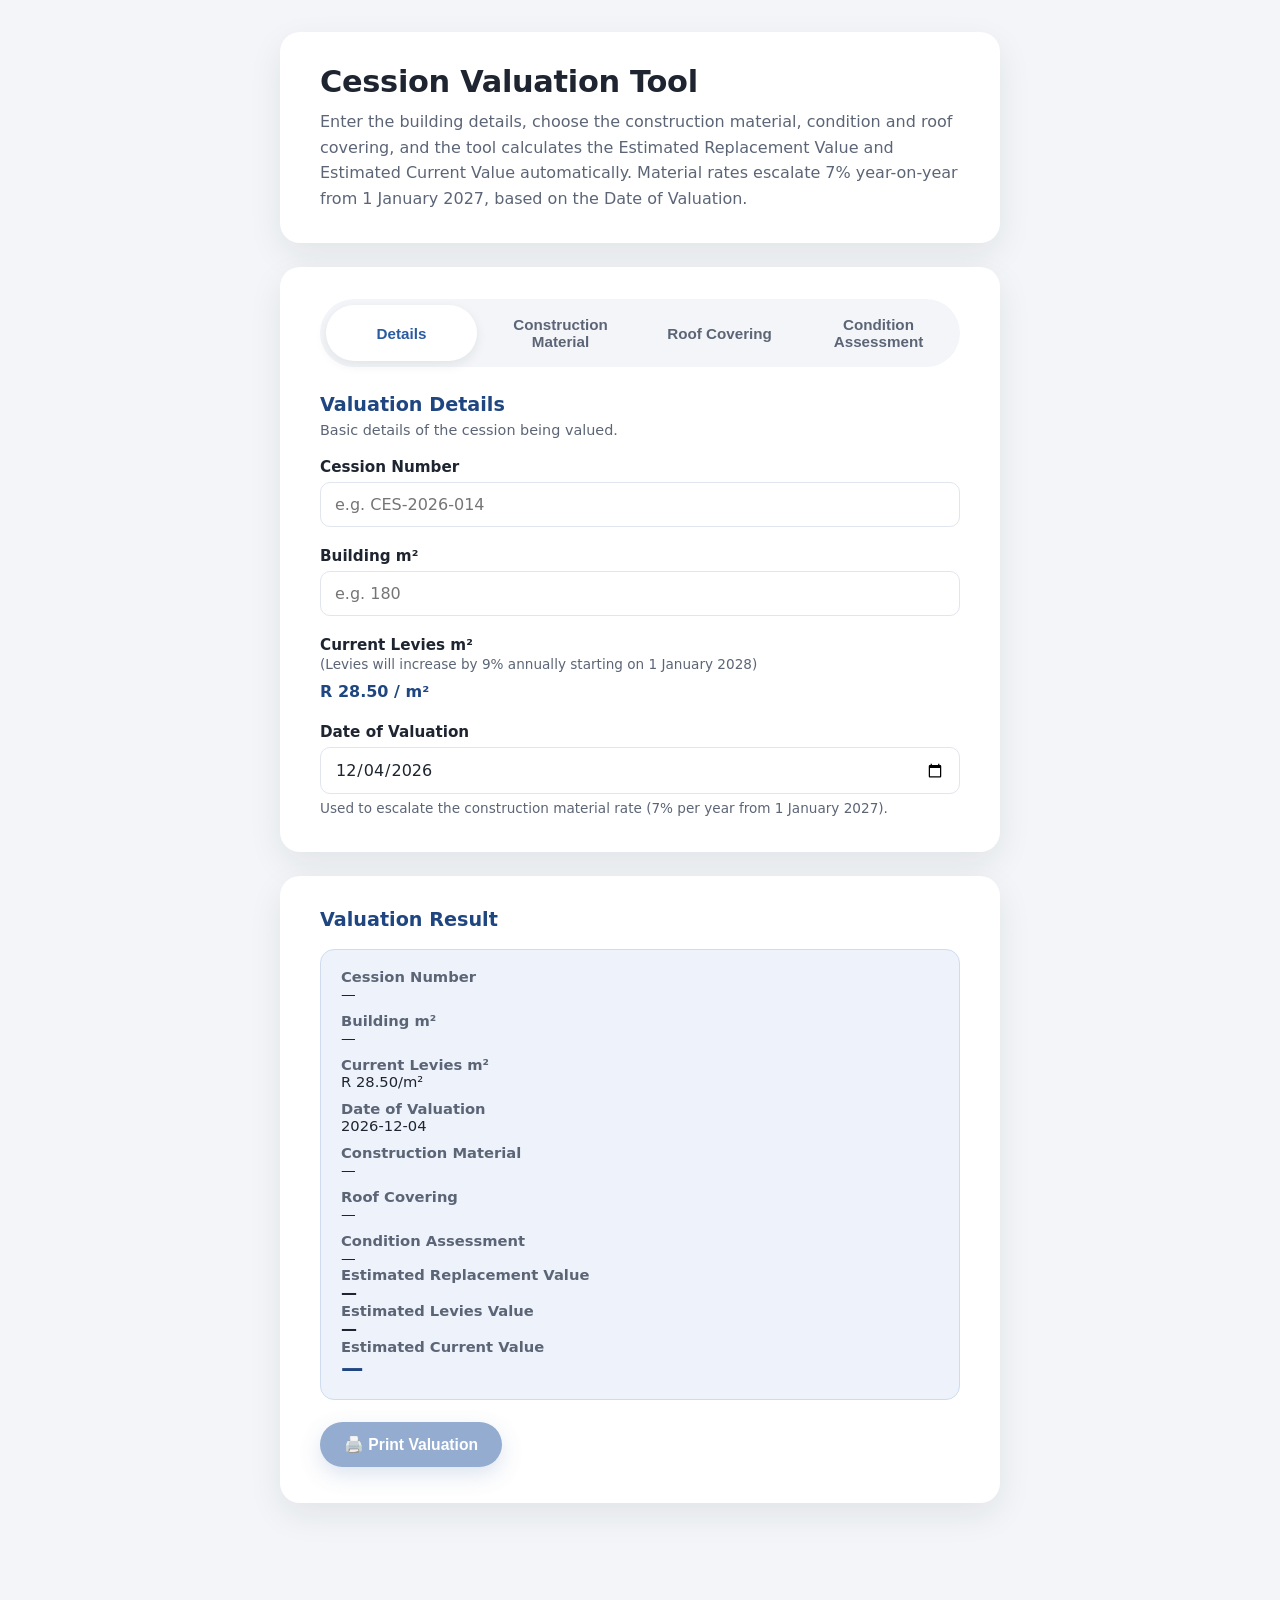
<file: cession-valuation.html>
<!DOCTYPE html>
<html lang="en">
<head>
<meta charset="UTF-8" />
<meta name="viewport" content="width=device-width, initial-scale=1.0" />
<title>Cession Valuation Tool</title>
<style>
  :root {
    --bg: #f3f5f8;
    --card: #ffffff;
    --text: #1e2530;
    --muted: #5c6576;
    --accent: #2a5ba0;
    --accent-dark: #1f4680;
    --line: #e1e5ee;
    --danger: #c0392b;
    --result-bg: #eef3fb;
    --result-line: #cfdcf0;
  }
  * { box-sizing: border-box; margin: 0; padding: 0; }
  html { -webkit-text-size-adjust: 100%; text-size-adjust: 100%; }
  body {
    min-height: 100vh;
    font-family: "Segoe UI", system-ui, -apple-system, Roboto, Helvetica, Arial, sans-serif;
    background: var(--bg);
    color: var(--text);
    padding: 32px 16px 80px;
  }
  .wrap { max-width: 720px; margin: 0 auto; }

  .intro {
    background: var(--card);
    border-radius: 20px;
    padding: 32px 40px;
    box-shadow: 0 12px 34px rgba(30,37,48,0.08);
    margin-bottom: 24px;
  }
  h1 { font-size: clamp(1.5rem, 5.5vw, 1.9rem); margin-bottom: 10px; letter-spacing: -0.01em; }
  .intro p { line-height: 1.6; color: var(--muted); }

  .card {
    background: var(--card);
    border-radius: 20px;
    padding: 32px 40px 36px;
    box-shadow: 0 12px 34px rgba(30,37,48,0.08);
    margin-bottom: 24px;
  }

  .tabs {
    display: flex;
    gap: 8px;
    background: var(--bg);
    padding: 6px;
    border-radius: 999px;
    margin-bottom: 26px;
  }
  .tab {
    flex: 1;
    font-size: 0.95rem;
    font-weight: 600;
    color: var(--muted);
    background: transparent;
    border: none;
    padding: 11px 14px;
    border-radius: 999px;
    cursor: pointer;
    transition: background 0.2s ease, color 0.2s ease;
  }
  .tab:hover { color: var(--text); }
  .tab.active {
    background: var(--card);
    color: var(--accent);
    box-shadow: 0 4px 12px rgba(30,37,48,0.08);
  }

  .panel { display: none; }
  .panel.active { display: block; }
  .panel h2 { font-size: 1.2rem; margin-bottom: 6px; color: var(--accent-dark); }
  .panel .sub { font-size: 0.9rem; color: var(--muted); margin-bottom: 20px; }

  .field { margin-bottom: 20px; }
  .field:last-child { margin-bottom: 0; }
  label { display: block; font-weight: 600; font-size: 0.95rem; margin-bottom: 6px; }
  input[type="text"], input[type="number"], input[type="date"], input[type="email"], select {
    width: 100%;
    font-size: 1rem;
    padding: 12px 14px;
    border: 1px solid var(--line);
    border-radius: 10px;
    outline: none;
    background: #fff;
    color: var(--text);
    font-family: inherit;
    transition: border-color 0.2s ease;
  }
  input:focus, select:focus { border-color: var(--accent); }
  .value-line { font-size: 1rem; font-weight: 700; color: var(--accent-dark); padding: 4px 0 2px; }
  .label-note { display: block; font-weight: 400; font-size: 0.85rem; color: var(--muted); margin-top: 2px; }
  .hint-text { font-size: 0.85rem; color: var(--muted); margin-top: 6px; }
  .error-text { font-size: 0.82rem; color: var(--danger); margin-top: 5px; display: none; }
  .field.invalid input, .field.invalid select { border-color: var(--danger); }
  .field.invalid .error-text { display: block; }

  .rate-chip {
    display: inline-block;
    margin-top: 10px;
    font-size: 0.85rem;
    font-weight: 600;
    color: var(--accent-dark);
    background: var(--result-bg);
    border: 1px solid var(--result-line);
    padding: 6px 12px;
    border-radius: 999px;
  }
  .condition-desc {
    margin-top: 10px;
    font-size: 0.88rem;
    color: var(--muted);
    line-height: 1.5;
    background: var(--bg);
    border-radius: 10px;
    padding: 10px 14px;
  }

  .results h2 { font-size: 1.2rem; margin-bottom: 18px; color: var(--accent-dark); }
  .summary {
    background: var(--result-bg);
    border: 1px solid var(--result-line);
    border-radius: 14px;
    padding: 18px 20px;
    margin-bottom: 22px;
    font-size: 0.92rem;
  }
  .summary dt { font-weight: 600; color: var(--muted); margin-top: 10px; }
  .summary dt:first-child { margin-top: 0; }
  .summary dd { color: var(--text); }
  .summary .headline dd {
    font-size: 1.4rem;
    font-weight: 800;
    color: var(--accent-dark);
    letter-spacing: -0.01em;
  }
  .summary .subline dd { font-size: 1rem; font-weight: 600; }

  .action-row {
    display: flex;
    gap: 12px;
    flex-wrap: wrap;
  }
  button.btn {
    font-size: 0.98rem;
    font-weight: 600;
    border: none;
    padding: 13px 24px;
    border-radius: 999px;
    cursor: pointer;
    transition: transform 0.15s ease, background 0.2s ease, box-shadow 0.2s ease;
  }
  button.primary {
    color: #fff;
    background: var(--accent);
    box-shadow: 0 8px 20px rgba(42,91,160,0.3);
  }
  button.primary:hover { background: var(--accent-dark); transform: translateY(-1px); }
  button.secondary {
    color: var(--accent-dark);
    background: var(--result-bg);
  }
  button.secondary:hover { background: #e1eaf8; }
  button.btn:disabled { opacity: 0.5; cursor: not-allowed; transform: none; }

  /* Mobile */
  @media (max-width: 600px) {
    body { padding: 16px 10px 60px; }
    .intro { padding: 22px 18px; border-radius: 16px; }
    .card { padding: 22px 18px 26px; border-radius: 16px; }
    h1 { font-size: 1.4rem; }
    .intro p { font-size: 0.92rem; }

    .tabs {
      flex-wrap: wrap;
      gap: 6px;
      border-radius: 16px;
    }
    .tab {
      flex: 1 1 calc(50% - 6px);
      font-size: 0.85rem;
      padding: 12px 8px;
      border-radius: 12px;
    }

    .panel h2 { font-size: 1.1rem; }
    input[type="text"], input[type="number"], input[type="date"], input[type="email"], select {
      font-size: 16px; /* prevents iOS auto-zoom on focus */
      padding: 12px 12px;
    }

    .summary { padding: 16px 16px; }
    .summary .headline dd { font-size: 1.25rem; }

    .action-row { flex-direction: column; }
    button.btn { width: 100%; text-align: center; }
  }

  /* Print styles */
  @media print {
    body { background: #fff; padding: 0; }
    .intro .print-hide, .tabs, .action-row { display: none !important; }
    .card { box-shadow: none; border: 1px solid #ccc; padding: 20px; margin-bottom: 16px; }
    .panel { display: block !important; }
    .panel + .panel { margin-top: 14px; }
  }
</style>
</head>
<body>
<div class="wrap">

  <div class="intro">
    <h1>Cession Valuation Tool</h1>
    <p class="print-hide">Enter the building details, choose the construction material, condition and roof covering, and the tool calculates the Estimated Replacement Value and Estimated Current Value automatically. Material rates escalate 7% year-on-year from 1 January 2027, based on the Date of Valuation.</p>
  </div>

  <div class="card">
    <div class="tabs print-hide" role="tablist">
      <button class="tab active" data-tab="details" type="button">Details</button>
      <button class="tab" data-tab="material" type="button">Construction Material</button>
      <button class="tab" data-tab="roof" type="button">Roof Covering</button>
      <button class="tab" data-tab="condition" type="button">Condition Assessment</button>
    </div>

    <!-- Details -->
    <section class="panel active" id="details">
      <h2>Valuation Details</h2>
      <p class="sub">Basic details of the cession being valued.</p>

      <div class="field" data-field="cessionNumber">
        <label>Cession Number</label>
        <input type="text" id="cessionNumber" placeholder="e.g. CES-2026-014" />
      </div>

      <div class="field" data-field="buildingSqm">
        <label>Building m²</label>
        <input type="number" id="buildingSqm" min="0" step="0.01" placeholder="e.g. 180" />
        <p class="error-text">Please enter a building size greater than 0.</p>
      </div>

      <div class="field" data-field="levies">
        <label>Current Levies m² <span class="label-note">(Levies will increase by 9% annually starting on 1 January 2028)</span></label>
        <div class="value-line" id="leviesCurrent">R 28.50 / m²</div>
      </div>

      <div class="field" data-field="valuationDate">
        <label>Date of Valuation</label>
        <input type="date" id="valuationDate" />
        <p class="hint-text">Used to escalate the construction material rate (7% per year from 1 January 2027).</p>
      </div>
    </section>

    <!-- Construction Material -->
    <section class="panel" id="material">
      <h2>Construction Material</h2>
      <p class="sub">Select the primary construction material. The rate shown already includes escalation to the Date of Valuation.</p>

      <div class="field" data-field="material">
        <label>Construction Material</label>
        <select id="materialSelect">
          <option value="">Select a material…</option>
        </select>
        <p class="error-text">Please select a construction material.</p>
        <div class="rate-chip" id="materialRateChip" style="display:none;"></div>
      </div>
    </section>

    <!-- Roof Covering -->
    <section class="panel" id="roof">
      <h2>Roof Covering</h2>
      <p class="sub">Select the roof covering material. Its percentage is also applied when calculating the Estimated Current Value.</p>

      <div class="field" data-field="roof">
        <label>Roof Covering</label>
        <select id="roofSelect">
          <option value="">Select a roof covering…</option>
        </select>
        <p class="error-text">Please select a roof covering.</p>
        <div class="condition-desc" id="roofDesc" style="display:none;"></div>
      </div>
    </section>

    <!-- Condition Assessment -->
    <section class="panel" id="condition">
      <h2>Condition Assessment</h2>
      <p class="sub">Select the condition that best describes the building.</p>

      <div class="field" data-field="condition">
        <label>Condition Assessment</label>
        <select id="conditionSelect">
          <option value="">Select a condition…</option>
        </select>
        <p class="error-text">Please select a condition assessment.</p>
        <div class="condition-desc" id="conditionDesc" style="display:none;"></div>
      </div>
    </section>
  </div>

  <div class="card results">
    <h2>Valuation Result</h2>
    <dl class="summary" id="summaryBox"></dl>

    <div class="action-row print-hide">
      <button class="btn primary" id="printBtn" type="button" disabled>🖨️ Print Valuation</button>
    </div>
  </div>

</div>

<script>
  const MATERIALS = [
    { id: "brick",               label: "Brick and mortar",                          base: 14000 },
    { id: "concrete_blocks",     label: "Concrete blocks",                           base: 12500 },
    { id: "precast_concrete",    label: "Precast concrete",                          base: 10500 },
    { id: "timber",              label: "Timber or wood",                            base: 7500  },
    { id: "corrugated_metal",    label: "Corrugated metal sheeting",                 base: 6000  },
    { id: "nutec",               label: "Nutec or other fibre-cement sheeting",      base: 6000  },
    { id: "asbestos_cement",     label: "Asbestos-cement sheeting",                  base: 6000  },
    { id: "prefab_panels",       label: "Prefabricated panels",                      base: 8000  },
    { id: "shipping_container",  label: "Shipping container or metal structure",     base: 9500  },
    { id: "stone",               label: "Stone",                                     base: 16000 },
    { id: "mixed",               label: "Mixed-material construction",               base: 10000 },
  ];

  const CONDITIONS = [
    { id: "brand_new",  label: "Brand New / Pristine",     desc: "Never used or recently completed; zero defects or wear.",                          pct: 100 },
    { id: "excellent",  label: "Excellent",                desc: "Near new; minimal, barely noticeable aesthetic wear; fully functional.",             pct: 90  },
    { id: "very_good",  label: "Very Good",                desc: "Light, normal wear; well-maintained with no functional defects.",                    pct: 80  },
    { id: "good",       label: "Good",                     desc: "Moderate standard wear; cosmetically aged but fully operational.",                   pct: 70  },
    { id: "fair",       label: "Fair",                     desc: "Noticeable wear and tear; minor cosmetic or minor mechanical repairs required.",      pct: 60  },
    { id: "adequate",   label: "Adequate / Usable",        desc: "Functional but aged; deferred routine maintenance present.",                         pct: 50  },
    { id: "poor",       label: "Poor",                     desc: "Heavy wear, damage, or neglect; significant repairs required to restore standards.",  pct: 40  },
    { id: "very_poor",  label: "Very Poor",                desc: "Severe deterioration; major structural or mechanical overhaul needed.",               pct: 30  },
    { id: "critical",   label: "Critical / Dilapidated",   desc: "Barely usable or unsafe; extensive restoration or near-total rebuild required.",       pct: 20  },
    { id: "condemned",  label: "Condemned / Scrap",        desc: "Completely unusable, hazardous, or non-repairable; salvage/scrap value only.",         pct: 10  },
  ];

  const ROOFS = [
    { id: "slate",      label: "Slate tiles",                          desc: "Longest lifespan (100+ years), very low maintenance, but the most expensive and heaviest, so it needs strong roof structure.",                                                                                                              pct: 100 },
    { id: "clay",       label: "Clay tiles",                           desc: "Excellent durability (50–100 years), copes well with heat, doesn't fade or rot, though it's brittle underfoot and costly.",                                                                                                                          pct: 90  },
    { id: "concrete",   label: "Concrete tiles",                       desc: "Solid durability (30–50 years), cheaper than clay, but heavier and can fade over time.",                                                                                                                                                              pct: 80  },
    { id: "fibre_cement", label: "Fibre cement sheeting (asbestos-free)", desc: "Safe, durable (30–40 years), low-maintenance and cost-effective; a sound modern all-rounder.",                                                                                                                                                     pct: 70  },
    { id: "corrugated_metal_roof", label: "Corrugated metal sheeting", desc: "Durable and cheap (30–50 years with a good coating), but noisy in rain, prone to rust if the coating fails, and less thermally efficient.",                                                                                                           pct: 70  },
    { id: "asbestos_cement_roof", label: "Asbestos cement sheeting",   desc: "Physically durable, but it's a recognized carcinogen, banned or restricted in most countries, and any damage or removal releases dangerous fibres. If present on an existing structure, it's usually best left undisturbed and professionally assessed rather than DIY-handled.", pct: 50  },
  ];

  const ESCALATION_START_YEAR = 2027;
  const ESCALATION_BASE_YEAR = ESCALATION_START_YEAR - 1; // 2026
  const ESCALATION_RATE = 0.07;

  const LEVIES_BASE_RATE = 28.50;                               // R per m², fixed
  const LEVIES_ESCALATION_START_YEAR = 2028;
  const LEVIES_ESCALATION_BASE_YEAR = LEVIES_ESCALATION_START_YEAR - 1; // 2027
  const LEVIES_ESCALATION_RATE = 0.09;

  // Populate dropdowns
  const materialSelect = document.getElementById("materialSelect");
  MATERIALS.forEach(m => {
    const opt = document.createElement("option");
    opt.value = m.id;
    opt.textContent = `${m.label} (R ${m.base.toLocaleString("en-US", { minimumFractionDigits: 2, maximumFractionDigits: 2 })})`;
    materialSelect.appendChild(opt);
  });

  const conditionSelect = document.getElementById("conditionSelect");
  CONDITIONS.forEach(c => {
    const opt = document.createElement("option");
    opt.value = c.id;
    opt.textContent = `${c.label} (${c.pct}%)`;
    conditionSelect.appendChild(opt);
  });

  const roofSelect = document.getElementById("roofSelect");
  ROOFS.forEach(r => {
    const opt = document.createElement("option");
    opt.value = r.id;
    opt.textContent = `${r.label} (${r.pct}%)`;
    roofSelect.appendChild(opt);
  });

  // Tabs
  const tabs = document.querySelectorAll(".tab");
  const panels = document.querySelectorAll(".panel");
  tabs.forEach(tab => {
    tab.addEventListener("click", () => {
      const target = tab.dataset.tab;
      tabs.forEach(t => t.classList.toggle("active", t === tab));
      panels.forEach(p => p.classList.toggle("active", p.id === target));
    });
  });

  function fmtCurrency(n) {
    return "R " + n.toLocaleString("en-US", { minimumFractionDigits: 2, maximumFractionDigits: 2 });
  }

  function escalationYears(valuationDateStr) {
    if (!valuationDateStr) return 0;
    const d = new Date(valuationDateStr + "T00:00:00");
    if (isNaN(d)) return 0;
    return Math.max(0, d.getFullYear() - ESCALATION_BASE_YEAR);
  }

  function escalatedRate(base, valuationDateStr) {
    const n = escalationYears(valuationDateStr);
    return base * Math.pow(1 + ESCALATION_RATE, n);
  }

  function leviesEscalationYears(valuationDateStr) {
    if (!valuationDateStr) return 0;
    const d = new Date(valuationDateStr + "T00:00:00");
    if (isNaN(d)) return 0;
    return Math.max(0, d.getFullYear() - LEVIES_ESCALATION_BASE_YEAR);
  }

  function escalatedLeviesRate(valuationDateStr) {
    return LEVIES_BASE_RATE * Math.pow(1 + LEVIES_ESCALATION_RATE, leviesEscalationYears(valuationDateStr));
  }

  const cessionNumberEl = document.getElementById("cessionNumber");
  const buildingSqmEl = document.getElementById("buildingSqm");
  const valuationDateEl = document.getElementById("valuationDate");
  const materialRateChip = document.getElementById("materialRateChip");
  const conditionDesc = document.getElementById("conditionDesc");
  const roofDesc = document.getElementById("roofDesc");
  const summaryBox = document.getElementById("summaryBox");
  const printBtn = document.getElementById("printBtn");

  let lastResult = null;

  function escapeHtml(str) {
    const div = document.createElement("div");
    div.textContent = str;
    return div.innerHTML;
  }

  function recalculate() {
    const cessionNumber = cessionNumberEl.value.trim();
    const sqm = parseFloat(buildingSqmEl.value);
    const valuationDate = valuationDateEl.value;
    const levies = escalatedLeviesRate(valuationDate);
    const leviesYears = leviesEscalationYears(valuationDate);
    const material = MATERIALS.find(m => m.id === materialSelect.value);
    const condition = CONDITIONS.find(c => c.id === conditionSelect.value);
    const roof = ROOFS.find(r => r.id === roofSelect.value);

    // Material rate chip
    if (material) {
      const rate = escalatedRate(material.base, valuationDate);
      const years = escalationYears(valuationDate);
      materialRateChip.style.display = "inline-block";
      materialRateChip.textContent = years > 0
        ? `Escalated rate for ${valuationDate || "selected date"}: ${fmtCurrency(rate)}/m² (base ${fmtCurrency(material.base)} + ${years}× 7%)`
        : `Rate: ${fmtCurrency(rate)}/m² (base rate, no escalation applies before 1 Jan 2027)`;
    } else {
      materialRateChip.style.display = "none";
    }

    // Condition description
    if (condition) {
      conditionDesc.style.display = "block";
      conditionDesc.textContent = `${condition.label} — ${condition.desc}`;
    } else {
      conditionDesc.style.display = "none";
    }

    // Roof covering description
    if (roof) {
      roofDesc.style.display = "block";
      roofDesc.textContent = `${roof.label} — ${roof.desc}`;
    } else {
      roofDesc.style.display = "none";
    }

    const validSqm = !isNaN(sqm) && sqm > 0;
    const ready = validSqm && material && condition && roof;
    const leviesValue = validSqm ? sqm * levies : null;

    let replacementValue = null;
    let currentValue = null;
    if (ready) {
      const rate = escalatedRate(material.base, valuationDate);
      replacementValue = sqm * rate;
      currentValue = replacementValue * (condition.pct / 100) * (roof.pct / 100);
    }

    lastResult = ready ? {
      cessionNumber, sqm, valuationDate, material, condition, roof,
      rate: escalatedRate(material.base, valuationDate),
      replacementValue, currentValue,
      levies, leviesYears, leviesValue,
    } : null;

    // Summary
    const rows = [
      ["Cession Number", cessionNumber || "—"],
      ["Building m²", validSqm ? `${sqm.toLocaleString("en-US")} m²` : "—"],
      ["Current Levies m²", `${fmtCurrency(levies)}/m²`],
      ["Date of Valuation", valuationDate || "—"],
      ["Construction Material", material ? material.label : "—"],
      ["Roof Covering", roof ? `${roof.label} (${roof.pct}%)` : "—"],
      ["Condition Assessment", condition ? `${condition.label} (${condition.pct}%)` : "—"],
    ];
    let html = rows.map(([k, v]) => `<dt>${escapeHtml(k)}</dt><dd>${escapeHtml(v)}</dd>`).join("");
    html += `<div class="subline"><dt>Estimated Replacement Value</dt><dd>${ready ? fmtCurrency(replacementValue) : "—"}</dd></div>`;
    html += `<div class="subline"><dt>Estimated Levies Value</dt><dd>${leviesValue !== null ? fmtCurrency(leviesValue) : "—"}</dd></div>`;
    html += `<div class="headline"><dt>Estimated Current Value</dt><dd>${ready ? fmtCurrency(currentValue) : "—"}</dd></div>`;
    summaryBox.innerHTML = html;

    printBtn.disabled = !ready;
  }

  [cessionNumberEl, buildingSqmEl, valuationDateEl, materialSelect, conditionSelect, roofSelect].forEach(el => {
    el.addEventListener("input", recalculate);
    el.addEventListener("change", recalculate);
  });

  printBtn.addEventListener("click", () => {
    if (!lastResult) return;
    window.print();
  });

  // Default valuation date to today
  valuationDateEl.value = new Date().toISOString().slice(0, 10);
  recalculate();
</script>
</body>
</html>
</file>
